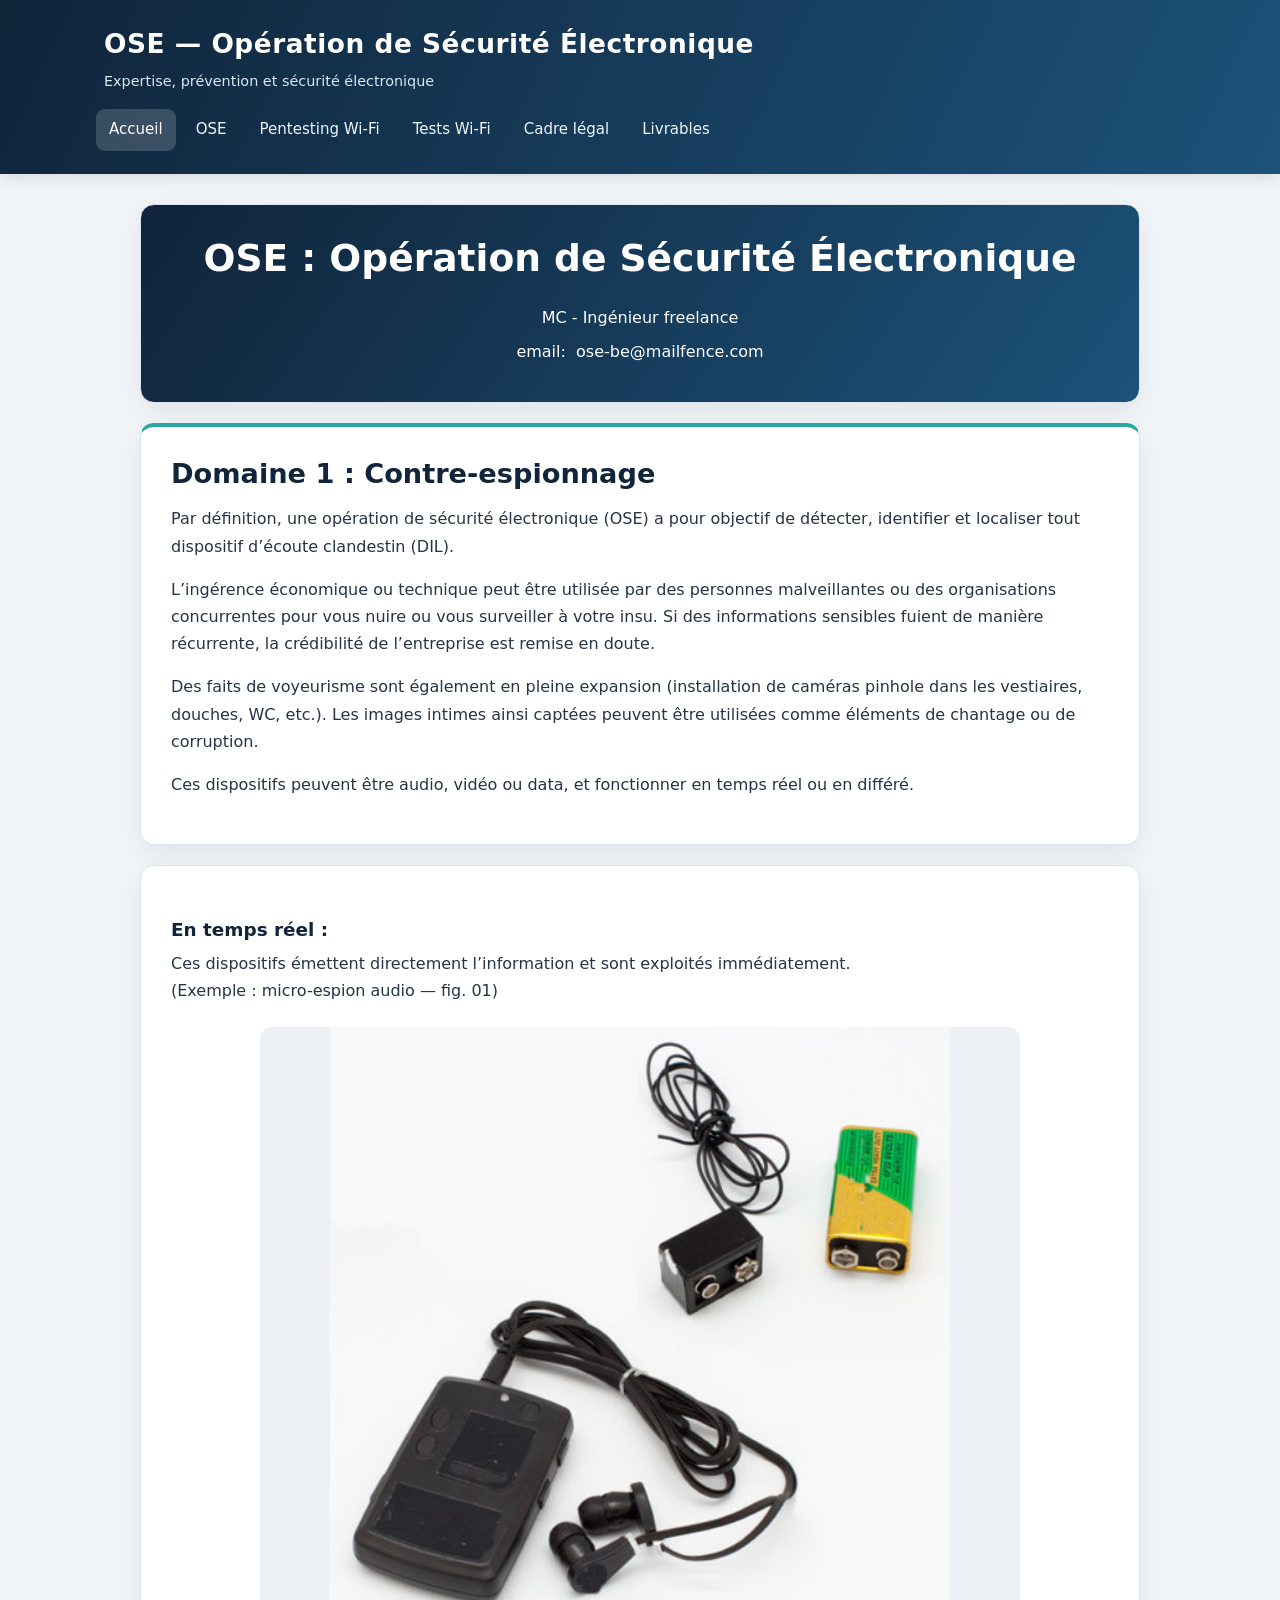
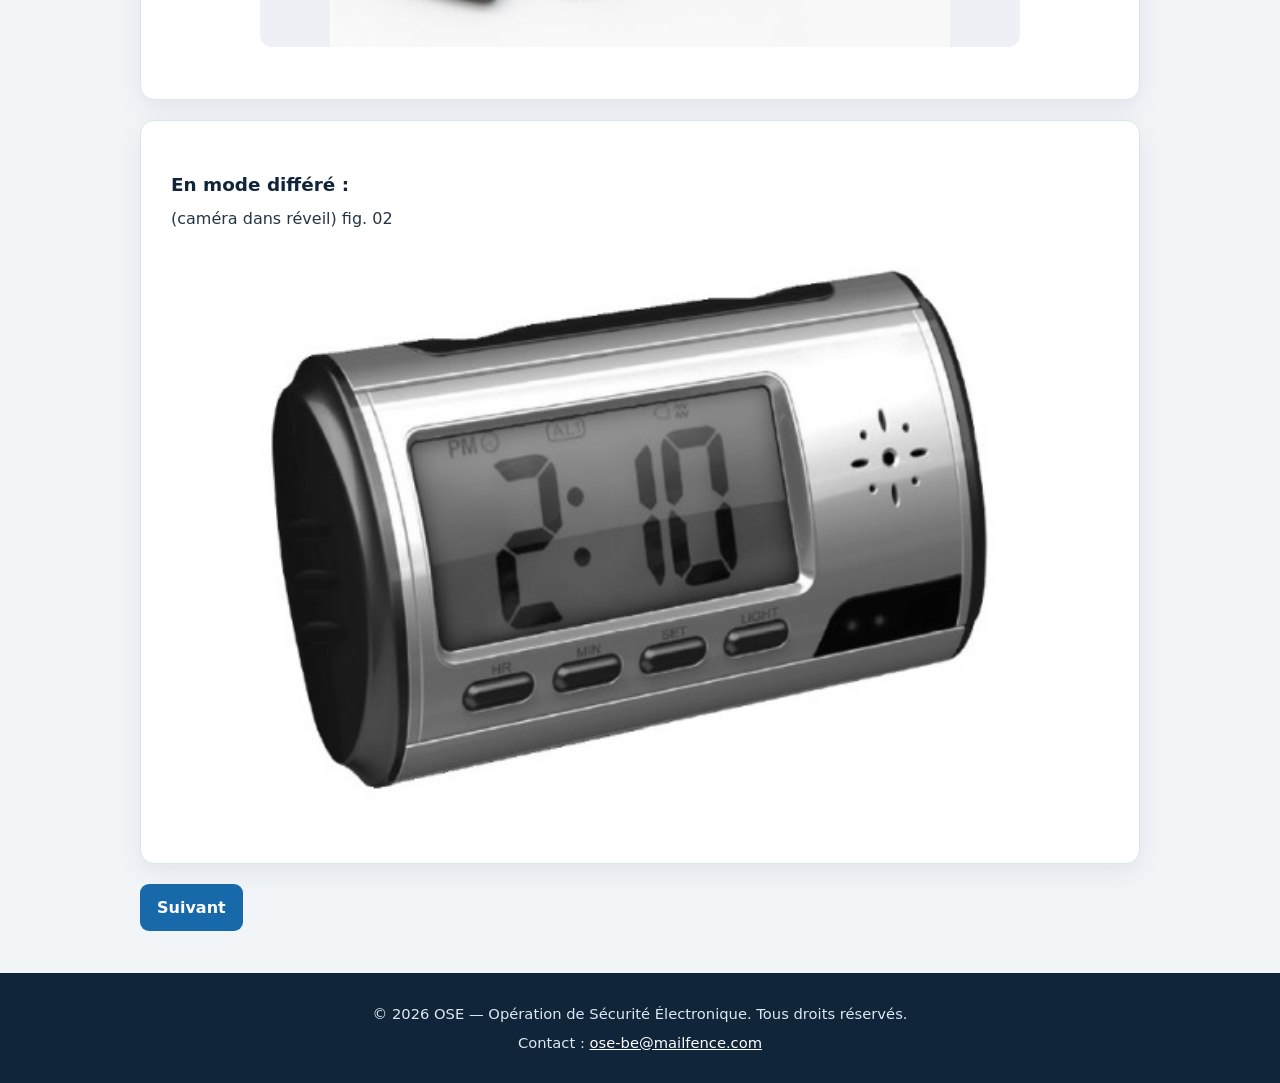
<file: index.html>
<!DOCTYPE html>
<html lang="fr">
<head>
    <meta charset="UTF-8">
    <meta name="viewport" content="width=device-width, initial-scale=1.0">
    <title>OSE — OSE : Opération de Sécurité Électronique</title>
    <link rel="stylesheet" href="style.css">
</head>
<body>
<header class="site-header">
  <div class="header-inner">
    <div class="site-title">OSE — Opération de Sécurité Électronique</div>
    <div class="site-subtitle">Expertise, prévention et sécurité électronique</div>
  </div>
  <nav class="site-nav" aria-label="Navigation principale"><ul><li><a href="index.html" aria-current="page">Accueil</a></li><li><a href="page2.html">OSE</a></li><li><a href="page6.html">Pentesting Wi-Fi</a></li><li><a href="page7.html">Tests Wi-Fi</a></li><li><a href="page9.html">Cadre légal</a></li><li><a href="page10.html">Livrables</a></li></ul></nav>
</header>
    <div class="container">
        <div class="content page1-intro">
            <h1>OSE : Opération de Sécurité Électronique</h1>
			<p> MC - Ingénieur freelance  <p>
			<p>   <p>
			<p> email:&nbsp; ose-be@mailfence.com <p>
			<p><p>
        </div>

        <div class="content page1-domains">
            <h2>Domaine 1 : Contre-espionnage</h2>
            <p>Par définition, une opération de sécurité électronique (OSE) a pour objectif de détecter, identifier et localiser tout dispositif d’écoute clandestin (DIL).</p>
            <p>L’ingérence économique ou technique peut être utilisée par des personnes malveillantes ou des organisations concurrentes pour vous nuire ou vous surveiller à votre insu. Si des informations sensibles fuient de manière récurrente, la crédibilité de l’entreprise est remise en doute.</p>
            <p>Des faits de voyeurisme sont également en pleine expansion (installation de caméras pinhole dans les vestiaires, douches, WC, etc.). Les images intimes ainsi captées peuvent être utilisées comme éléments de chantage ou de corruption.</p>
            <p>Ces dispositifs peuvent être audio, vidéo ou data, et fonctionner en temps réel ou en différé.</p>
        </div>

        <div class="content">
            <h3>En temps réel :</h3>
            <p>Ces dispositifs émettent directement l’information et sont exploités immédiatement.<br>
            (Exemple : micro-espion audio — fig. 01)</p>

            <div class="image-placeholder">
                  <!-- Espace pour image fig 01<br>  -->
                <!-- Remplacez 'fig01.jpg' par le nom réel de votre image -->
             <img src="images/fig01.jpg" alt="Micro-espion audio"> 
            </div>
        </div>

        <div class="content">
            <h3>En mode différé :</h3>
            <p>(caméra dans réveil) fig. 02</p>

            <div class="image-placeholder">
               <!-- Espace pour image fig 02<br> -->
                <!-- Remplacez 'fig02.jpg' par le nom réel de votre image -->
           <img src="images/fig02.jpg" alt="Caméra dans réveil">
            </div>
        </div>

        <!-- <div class="navigation"> -->
            <!-- Bouton Quitter -->
            <!-- <a href="#" onclick="window.close();" class="nav-button quit">Quitter</a> -->

            <!-- Bouton Suivant -->
            <a href="page2.html" class="nav-button">Suivant</a>
        </div>
    </div>
<footer class="site-footer">
  <p>&copy; 2026 OSE — Opération de Sécurité Électronique. Tous droits réservés.</p>
  <p>Contact : <a href="mailto:ose-be@mailfence.com">ose-be@mailfence.com</a></p>
</footer>
</body>
</html>
</file>
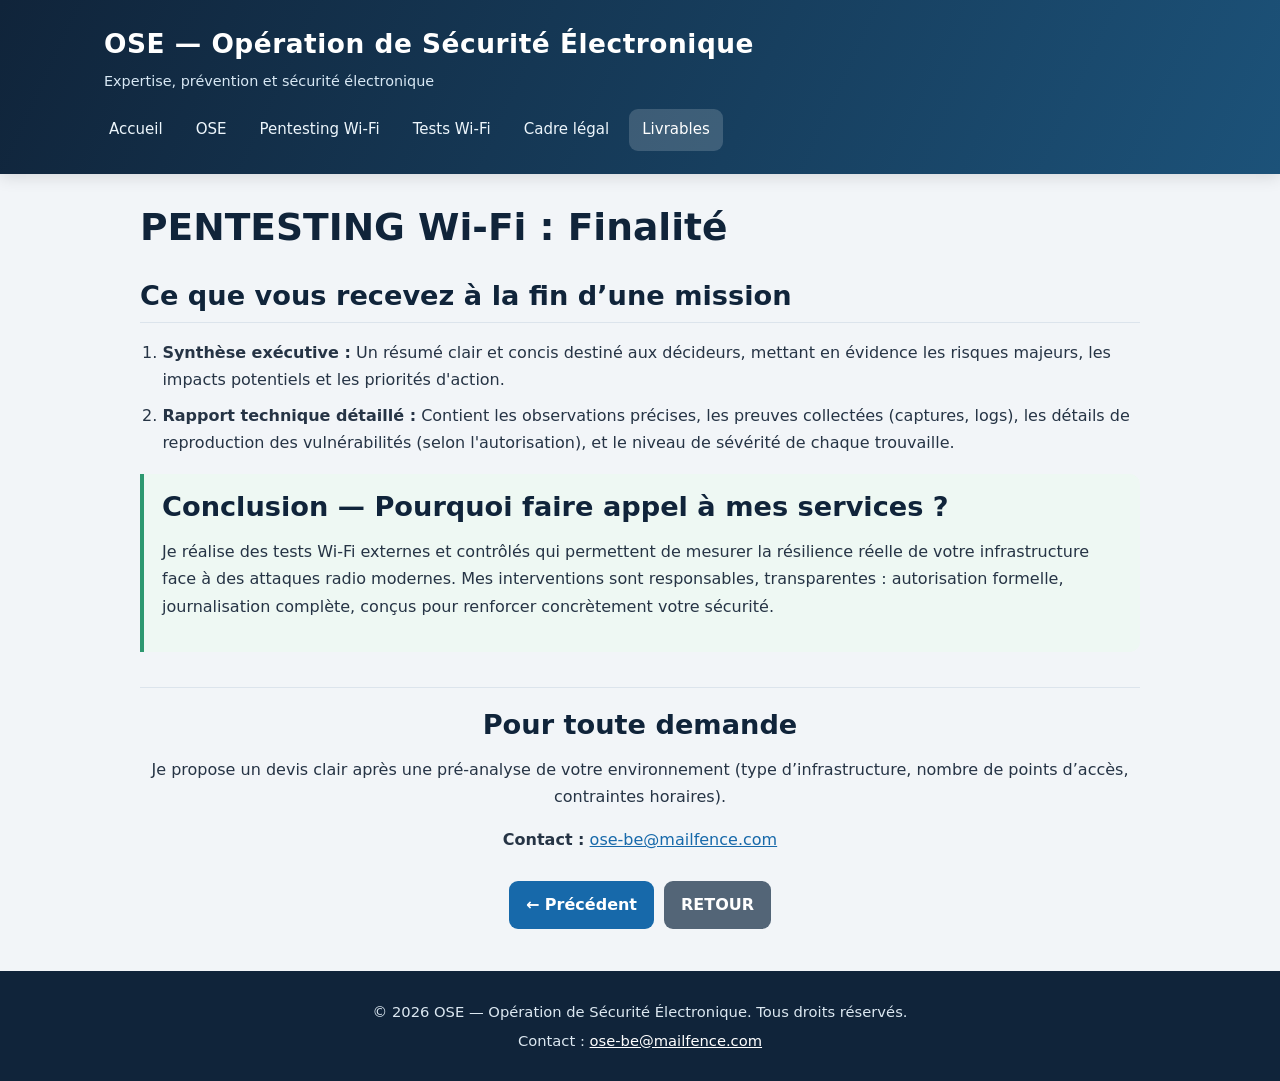
<file: page10.html>
<!DOCTYPE html>
<html lang="fr">
<head>
    <meta charset="UTF-8">
    <meta name="viewport" content="width=device-width, initial-scale=1.0">
    <title>OSE — PENTESTING Wi-Fi : Finalité</title>
    <link rel="stylesheet" href="style.css">
</head>
<body>
    <header class="site-header">
  <div class="header-inner">
    <div class="site-title">OSE — Opération de Sécurité Électronique</div>
    <div class="site-subtitle">Expertise, prévention et sécurité électronique</div>
  </div>
  <nav class="site-nav" aria-label="Navigation principale"><ul><li><a href="index.html">Accueil</a></li><li><a href="page2.html">OSE</a></li><li><a href="page6.html">Pentesting Wi-Fi</a></li><li><a href="page7.html">Tests Wi-Fi</a></li><li><a href="page9.html">Cadre légal</a></li><li><a href="page10.html" aria-current="page">Livrables</a></li></ul></nav>
</header>

    <main>
        <h1 class="page-title">PENTESTING Wi-Fi : Finalité </h1>

        <h2 class="section-title">Ce que vous recevez à la fin d’une mission</h2>
        <ol>
            <li>
                <strong>Synthèse exécutive :</strong>
                Un résumé clair et concis destiné aux décideurs, mettant en évidence les risques majeurs, les impacts potentiels et les priorités d'action.
            </li>
            <li>
                <strong>Rapport technique détaillé :</strong>
                Contient les observations précises, les preuves collectées (captures, logs), les détails de reproduction des vulnérabilités (selon l'autorisation), et le niveau de sévérité de chaque trouvaille.
            </li>
           
        </ol>

        <div class="conclusion-box">
            <h2>Conclusion — Pourquoi faire appel à mes services ?</h2>
            <p>Je réalise des tests Wi-Fi externes et contrôlés qui permettent de mesurer la résilience réelle de votre infrastructure face à des attaques radio modernes. Mes interventions sont responsables, transparentes : autorisation formelle, journalisation complète, conçus pour renforcer concrètement votre sécurité.</p>
        </div>

        <div class="contact-info">
            <h2>Pour toute demande</h2>
            <p>Je propose un devis clair après une pré-analyse de votre environnement (type d’infrastructure, nombre de points d’accès, contraintes horaires).</p>
            <p><strong>Contact :</strong> <a href="mailto:ose-be@mailfence.com">ose-be@mailfence.com</a></p>
        </div>

        <!-- Lien de navigation -->
        <div class="navigation-links">
            <!-- <a href="page9.html" class="prev-page">&laquo; Précédent</a> -->
			<!-- Bouton Précédent -->
			 <a href="page9.html" class="nav-button">&larr; Précédent</a>
			  <!-- Bouton RETOUR (modifié) -->
			<a href="index.html" class="nav-button quit">RETOUR</a>
            <!-- Pas de page suivante pour l'instant, fin de cette section -->
        </div>

    </main>

    <footer class="site-footer">
  <p>&copy; 2026 OSE — Opération de Sécurité Électronique. Tous droits réservés.</p>
  <p>Contact : <a href="mailto:ose-be@mailfence.com">ose-be@mailfence.com</a></p>
</footer>
</body>
</html>
</file>
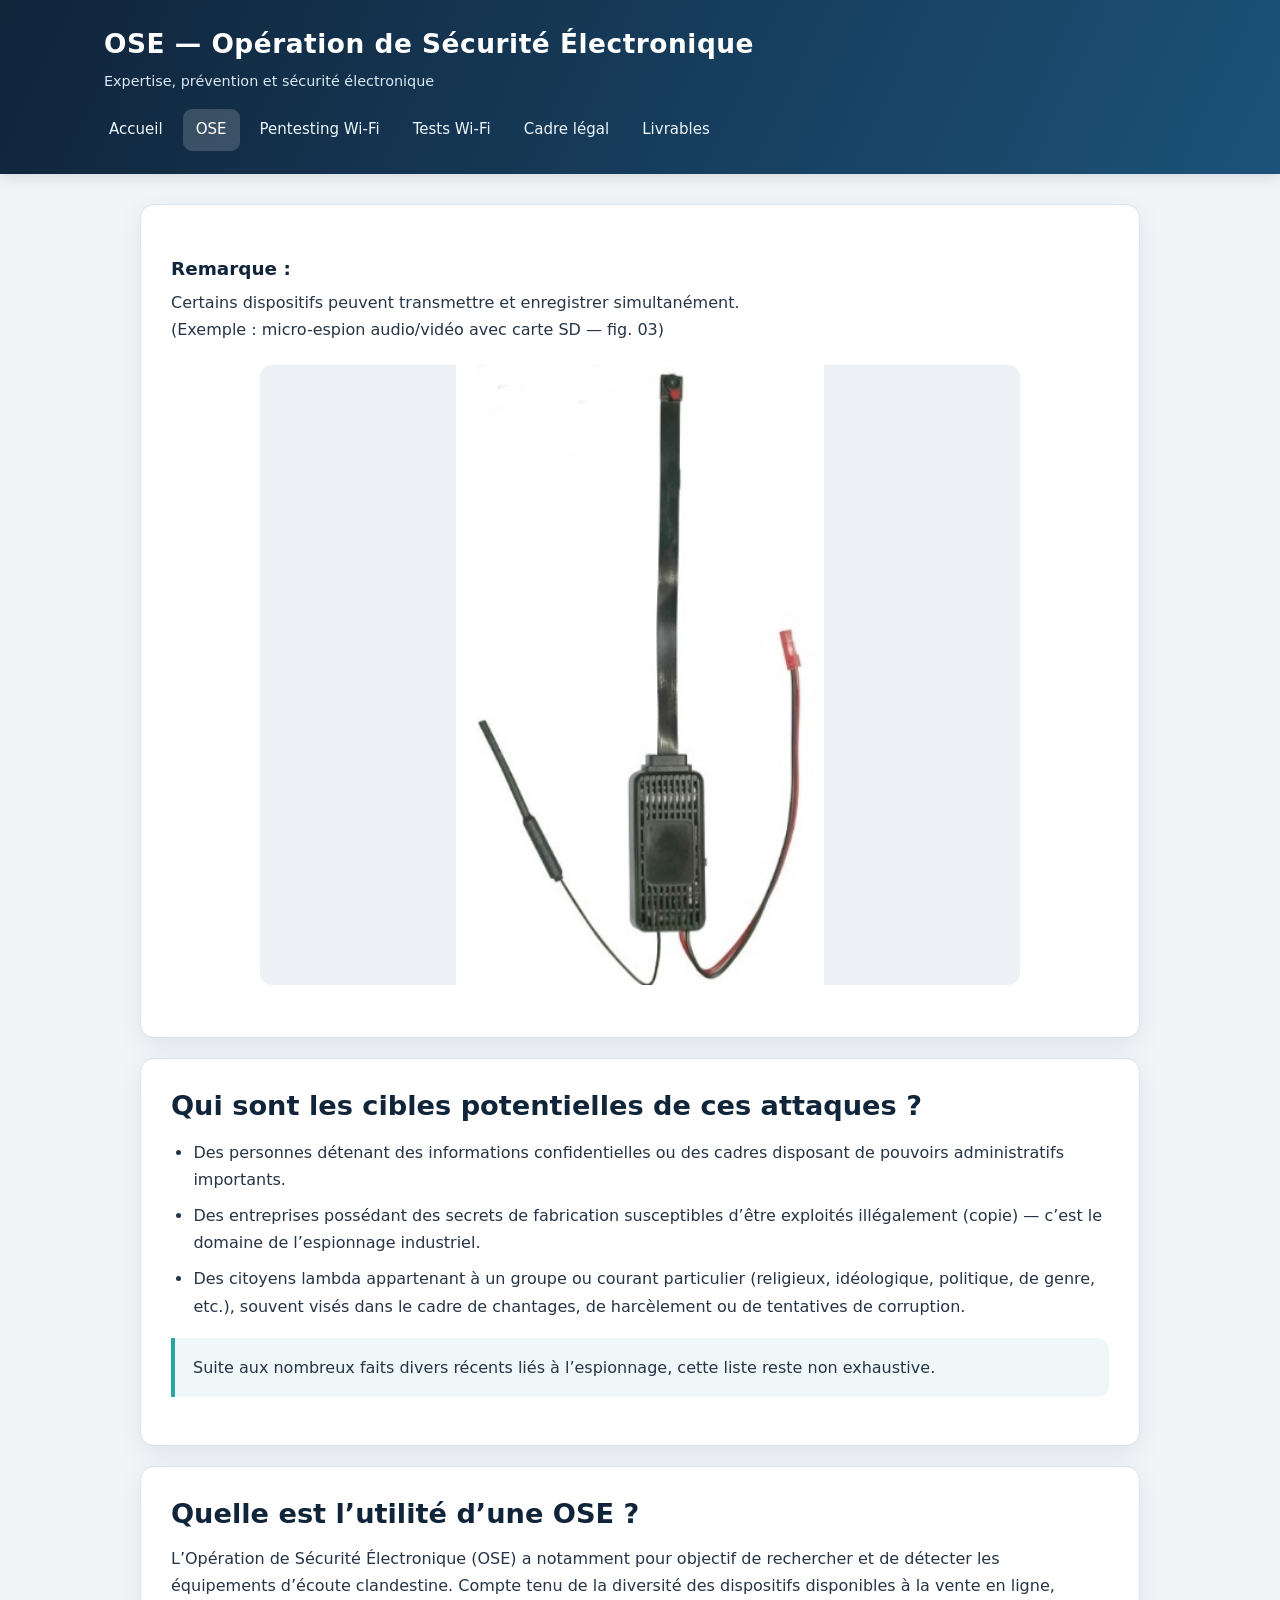
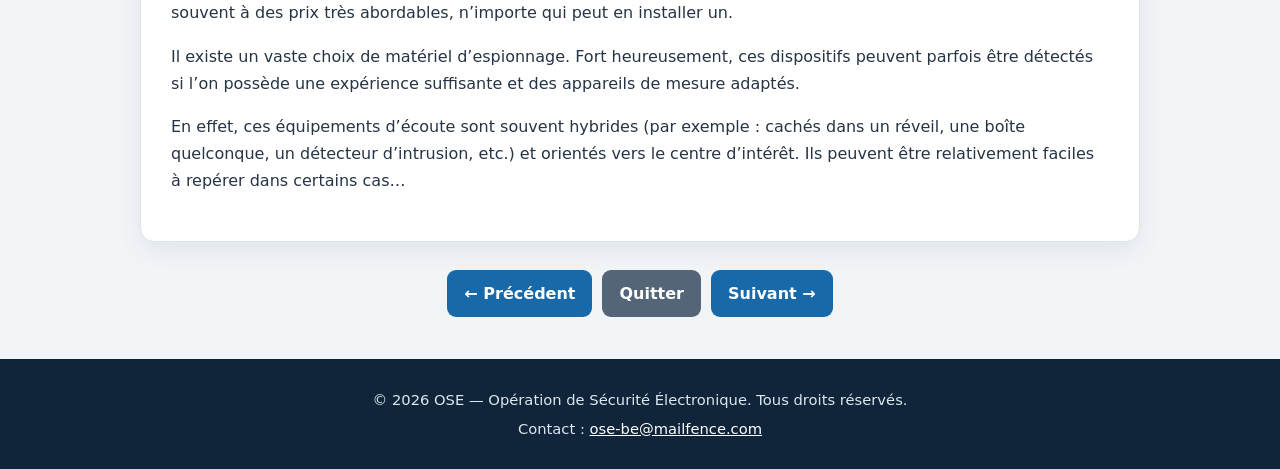
<file: page2.html>
<!DOCTYPE html>
<html lang="fr">
<head>
    <meta charset="UTF-8">
    <meta name="viewport" content="width=device-width, initial-scale=1.0">
    <title>OSE — Opération de Sécurité Électronique</title>
    <link rel="stylesheet" href="style.css">
</head>
<body>
<header class="site-header">
  <div class="header-inner">
    <div class="site-title">OSE — Opération de Sécurité Électronique</div>
    <div class="site-subtitle">Expertise, prévention et sécurité électronique</div>
  </div>
  <nav class="site-nav" aria-label="Navigation principale"><ul><li><a href="index.html">Accueil</a></li><li><a href="page2.html" aria-current="page">OSE</a></li><li><a href="page6.html">Pentesting Wi-Fi</a></li><li><a href="page7.html">Tests Wi-Fi</a></li><li><a href="page9.html">Cadre légal</a></li><li><a href="page10.html">Livrables</a></li></ul></nav>
</header>
    <div class="container">
        <div class="content">
            <h3>Remarque :</h3>
            <p>Certains dispositifs peuvent transmettre et enregistrer simultanément.<br>
            (Exemple : micro-espion audio/vidéo avec carte SD — fig. 03)</p>

            <div class="image-placeholder">
                 <!--  Espace pour image fig 03<br> -->
            <img src="images/fig03.jpg" alt="Micro-espion audio/vidéo avec carte SD"> 
            </div>
        </div>

        <div class="content">
            <h2>Qui sont les cibles potentielles de ces attaques ?</h2>
            <ul>
                <li>Des personnes détenant des informations confidentielles ou des cadres disposant de pouvoirs administratifs importants.</li>
                <li>Des entreprises possédant des secrets de fabrication susceptibles d’être exploités illégalement (copie) — c’est le domaine de l’espionnage industriel.</li>
                <li>Des citoyens lambda appartenant à un groupe ou courant particulier (religieux, idéologique, politique, de genre, etc.), souvent visés dans le cadre de chantages, de harcèlement ou de tentatives de corruption.</li>
            </ul>
            <blockquote>
                Suite aux nombreux faits divers récents liés à l’espionnage, cette liste reste non exhaustive.
            </blockquote>
        </div>

        <div class="content">
            <h2>Quelle est l’utilité d’une OSE ?</h2>
            <p>L’Opération de Sécurité Électronique (OSE) a notamment pour objectif de rechercher et de détecter les équipements d’écoute clandestine. Compte tenu de la diversité des dispositifs disponibles à la vente en ligne, souvent à des prix très abordables, n’importe qui peut en installer un.</p>
            <p>Il existe un vaste choix de matériel d’espionnage. Fort heureusement, ces dispositifs peuvent parfois être détectés si l’on possède une expérience suffisante et des appareils de mesure adaptés.</p>
            <p>En effet, ces équipements d’écoute sont souvent hybrides (par exemple : cachés dans un réveil, une boîte quelconque, un détecteur d’intrusion, etc.) et orientés vers le centre d’intérêt. Ils peuvent être relativement faciles à repérer dans certains cas…</p>
        </div>
 <div class="navigation">
            <!-- Bouton Précédent -->
            <a href="index.html" class="nav-button">&larr; Précédent</a>

            <!-- Bouton Quitter (modifié) -->
            <a href="index.html" class="nav-button quit">Quitter</a>

            <!-- Bouton Suivant -->
            <a href="page3.html" class="nav-button">Suivant &rarr;</a>
        </div>

        
    </div>
<footer class="site-footer">
  <p>&copy; 2026 OSE — Opération de Sécurité Électronique. Tous droits réservés.</p>
  <p>Contact : <a href="mailto:ose-be@mailfence.com">ose-be@mailfence.com</a></p>
</footer>
</body>
</html>
</file>
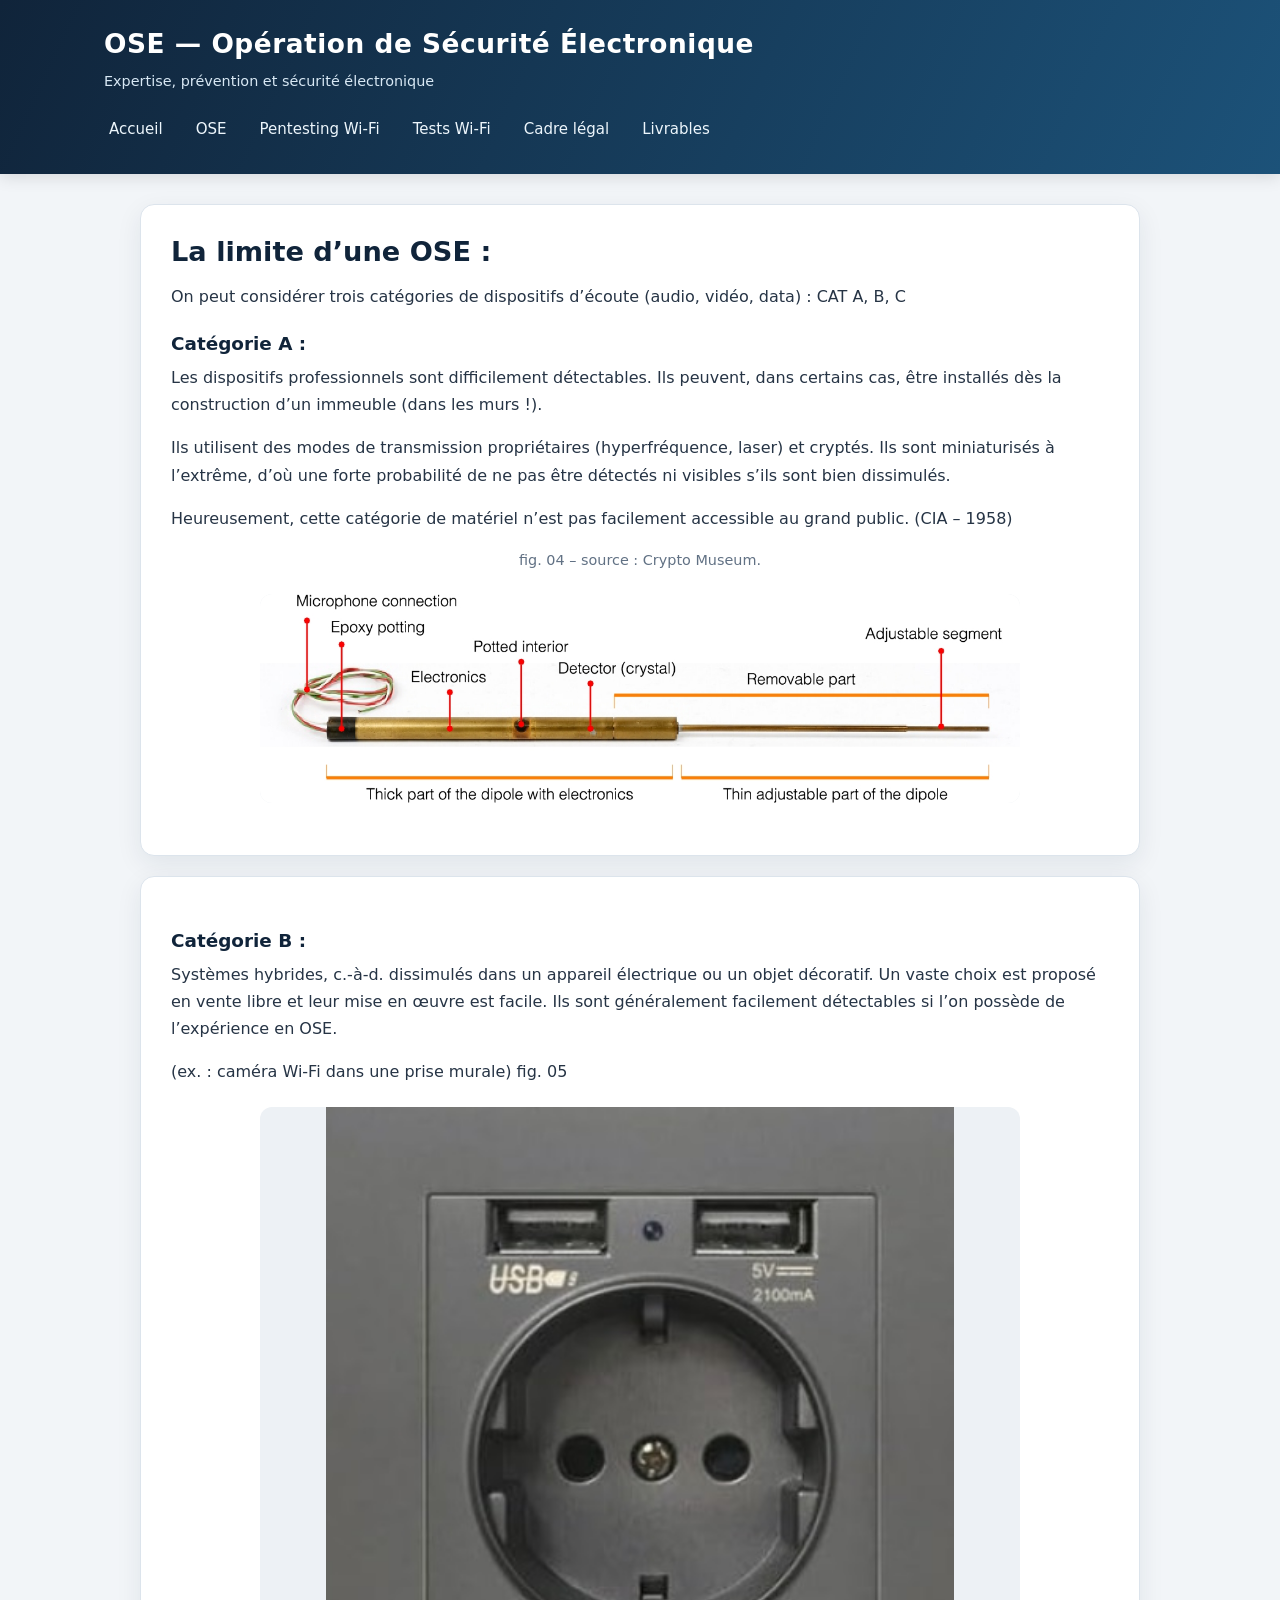
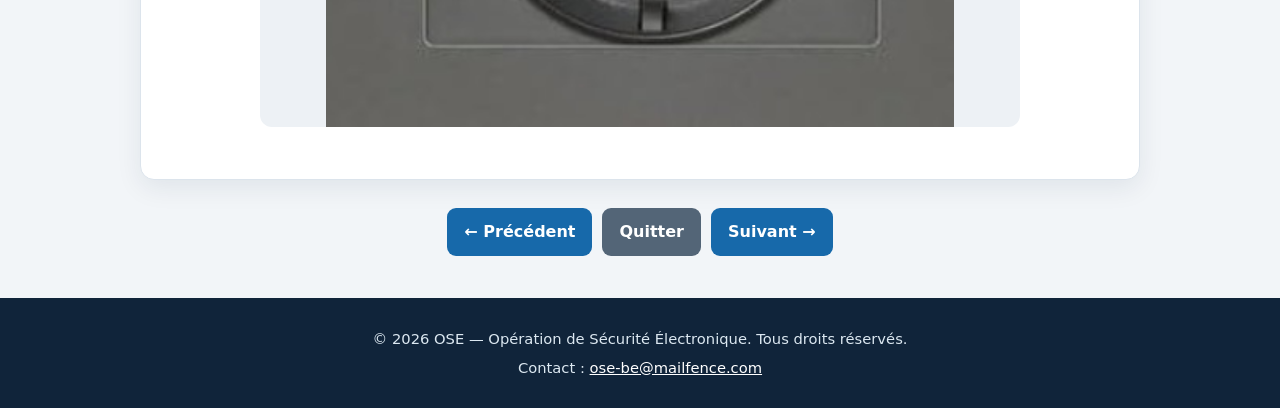
<file: page3.html>
<!DOCTYPE html>
<html lang="fr">
<head>
    <meta charset="UTF-8">
    <meta name="viewport" content="width=device-width, initial-scale=1.0">
    <title>OSE — Opération de Sécurité Électronique</title>
    <link rel="stylesheet" href="style.css">
</head>
<body>
<header class="site-header">
  <div class="header-inner">
    <div class="site-title">OSE — Opération de Sécurité Électronique</div>
    <div class="site-subtitle">Expertise, prévention et sécurité électronique</div>
  </div>
  <nav class="site-nav" aria-label="Navigation principale"><ul><li><a href="index.html">Accueil</a></li><li><a href="page2.html">OSE</a></li><li><a href="page6.html">Pentesting Wi-Fi</a></li><li><a href="page7.html">Tests Wi-Fi</a></li><li><a href="page9.html">Cadre légal</a></li><li><a href="page10.html">Livrables</a></li></ul></nav>
</header>
    <div class="container">
        <div class="content">
            <h2>La limite d’une OSE :</h2>
            <p>On peut considérer trois catégories de dispositifs d’écoute (audio, vidéo, data) : CAT A, B, C</p>

            <h3>Catégorie A :</h3>
            <p>Les dispositifs professionnels sont difficilement détectables. Ils peuvent, dans certains cas, être installés dès la construction d’un immeuble (dans les murs !).</p>
            <p>Ils utilisent des modes de transmission propriétaires (hyperfréquence, laser) et cryptés. Ils sont miniaturisés à l’extrême, d’où une forte probabilité de ne pas être détectés ni visibles s’ils sont bien dissimulés.</p>
            <p>Heureusement, cette catégorie de matériel n’est pas facilement accessible au grand public. (CIA – 1958)</p>
            <p class="source-info">fig. 04 – source : Crypto Museum.</p>

            <div class="image-placeholder">
                 <!--  Espace pour image fig 04<br> -->
               <img src="images/fig04.jpg" alt="Dispositif Catégorie A"> 
            </div>
        </div>

        <div class="content">
            <h3>Catégorie B :</h3>
            <p>Systèmes hybrides, c.-à-d. dissimulés dans un appareil électrique ou un objet décoratif. Un vaste choix est proposé en vente libre et leur mise en œuvre est facile. Ils sont généralement facilement détectables si l’on possède de l’expérience en OSE.</p>
            <p>(ex. : caméra Wi-Fi dans une prise murale) fig. 05</p>

            <div class="image-placeholder">
                 <!-- Espace pour image fig 05<br> -->
           <img src="images/fig05.jpg" alt="Caméra Wi-Fi dans prise murale (Catégorie B)"> 
            </div>
        </div>
 <div class="navigation">
            <!-- Bouton Précédent -->
            <a href="index.html" class="nav-button">&larr; Précédent</a>

            <!-- Bouton Quitter (modifié) -->
            <a href="index.html" class="nav-button quit">Quitter</a>

            <!-- Bouton Suivant -->
            <a href="page4.html" class="nav-button">Suivant &rarr;</a>
        </div>

       
    </div>
<footer class="site-footer">
  <p>&copy; 2026 OSE — Opération de Sécurité Électronique. Tous droits réservés.</p>
  <p>Contact : <a href="mailto:ose-be@mailfence.com">ose-be@mailfence.com</a></p>
</footer>
</body>
</html>
</file>
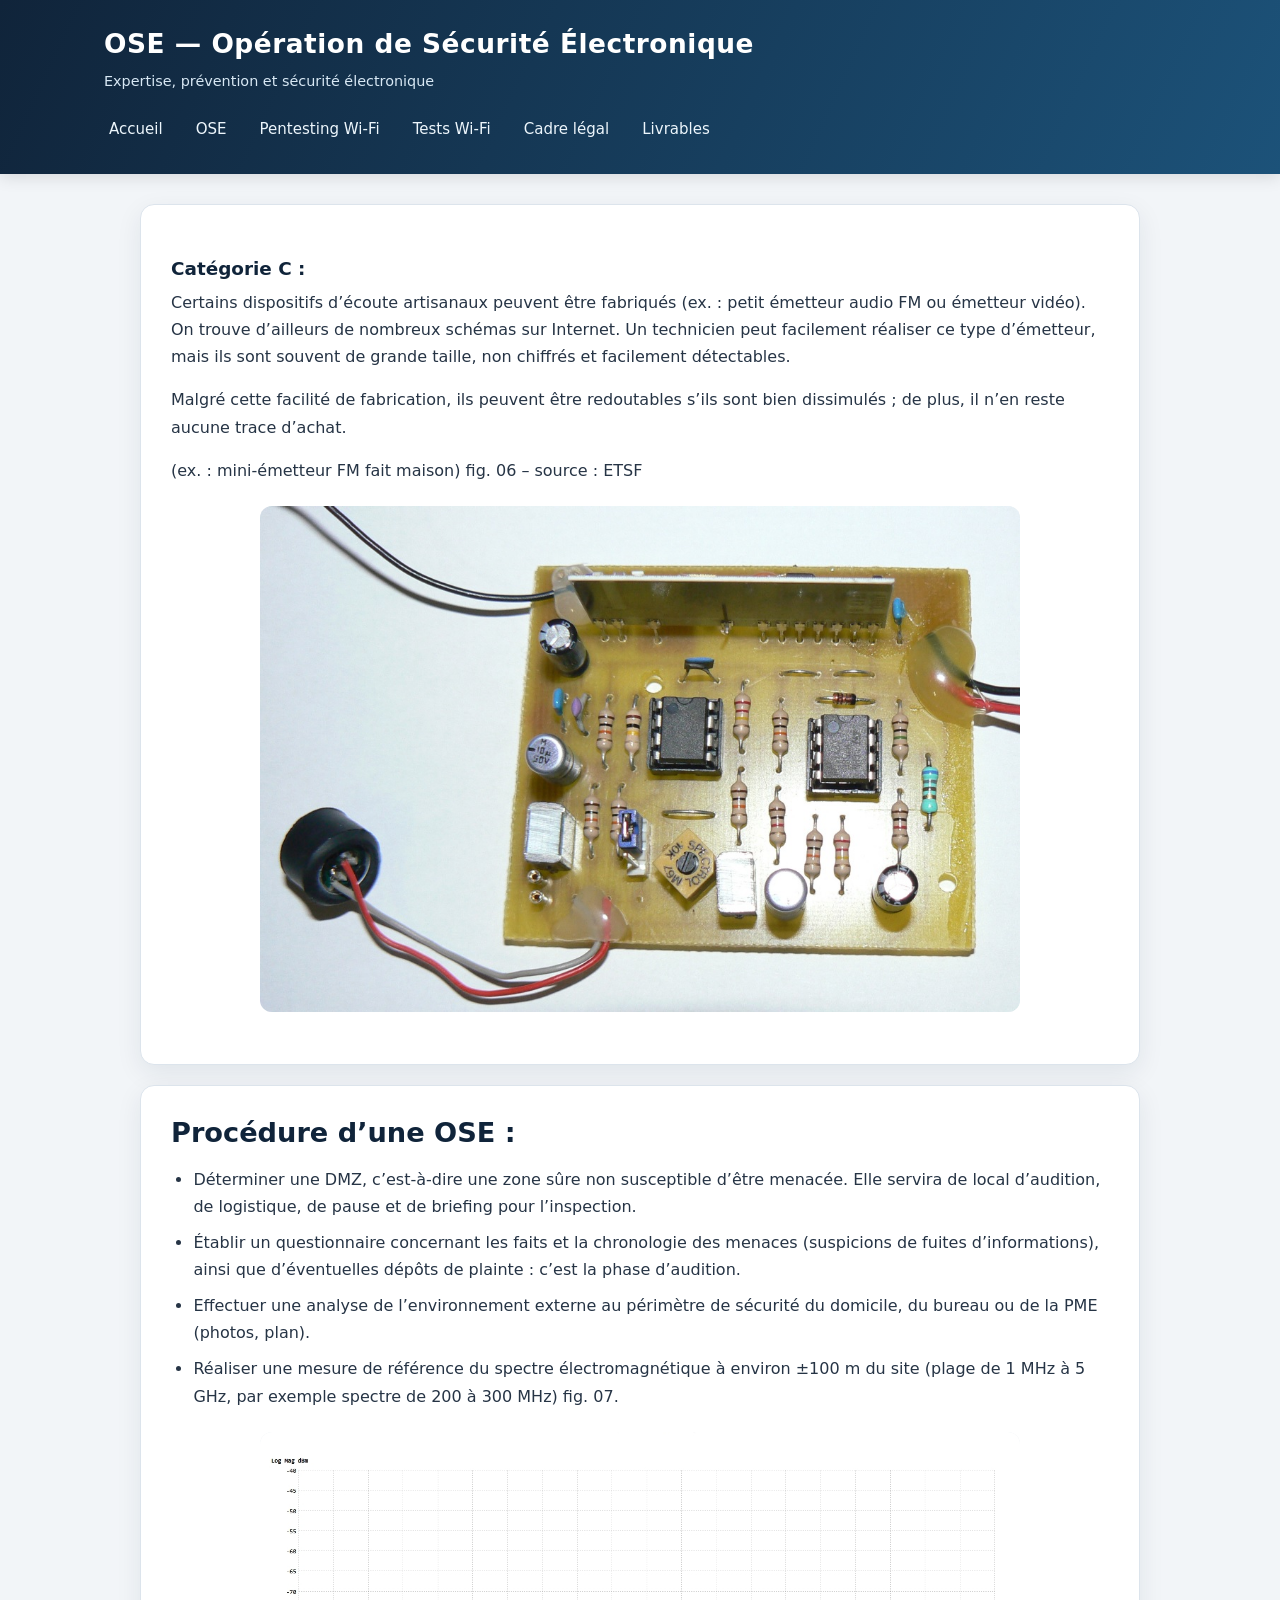
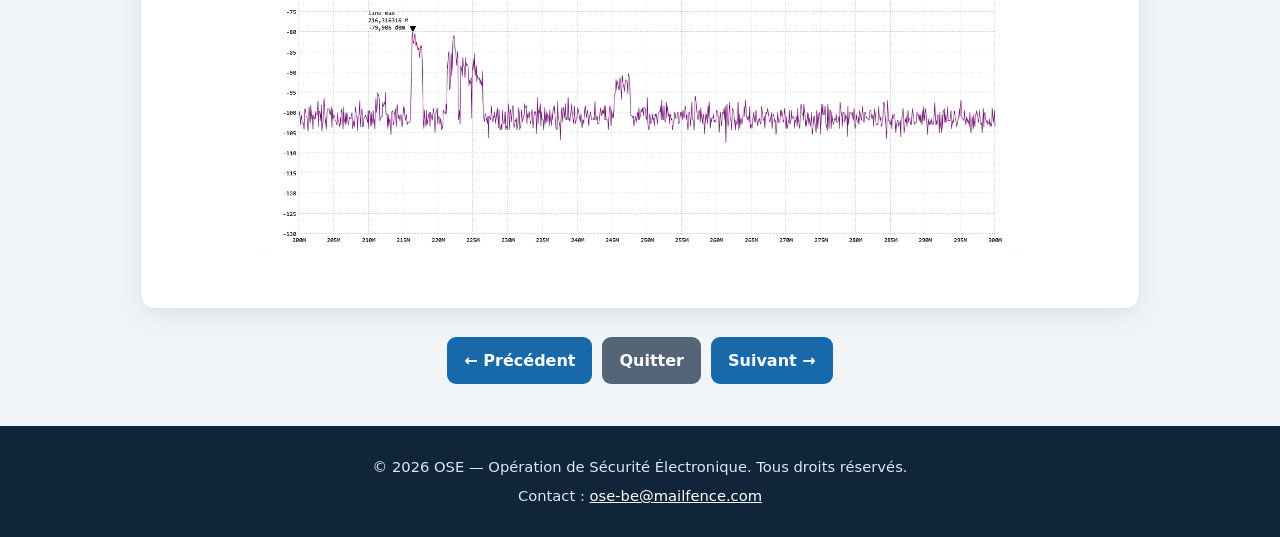
<file: page4.html>
<!DOCTYPE html>
<html lang="fr">
<head>
    <meta charset="UTF-8">
    <meta name="viewport" content="width=device-width, initial-scale=1.0">
    <title>OSE — Opération de Sécurité Électronique</title>
    <link rel="stylesheet" href="style.css">
</head>
<body>
<header class="site-header">
  <div class="header-inner">
    <div class="site-title">OSE — Opération de Sécurité Électronique</div>
    <div class="site-subtitle">Expertise, prévention et sécurité électronique</div>
  </div>
  <nav class="site-nav" aria-label="Navigation principale"><ul><li><a href="index.html">Accueil</a></li><li><a href="page2.html">OSE</a></li><li><a href="page6.html">Pentesting Wi-Fi</a></li><li><a href="page7.html">Tests Wi-Fi</a></li><li><a href="page9.html">Cadre légal</a></li><li><a href="page10.html">Livrables</a></li></ul></nav>
</header>
    <div class="container">
        <div class="content">
            <h3>Catégorie C :</h3>
            <p>Certains dispositifs d’écoute artisanaux peuvent être fabriqués (ex. : petit émetteur audio FM ou émetteur vidéo). On trouve d’ailleurs de nombreux schémas sur Internet. Un technicien peut facilement réaliser ce type d’émetteur, mais ils sont souvent de grande taille, non chiffrés et facilement détectables.</p>
            <p>Malgré cette facilité de fabrication, ils peuvent être redoutables s’ils sont bien dissimulés ; de plus, il n’en reste aucune trace d’achat.</p>
            <p>(ex. : mini-émetteur FM fait maison) fig. 06 – source : ETSF</p>

            <div class="image-placeholder"> 
                <!-- Espace pour image fig 06<br> -->
                 <img src="images/fig06.jpg" alt="Mini-émetteur FM fait maison (Catégorie C)"> 
            </div>
        </div>

        <div class="content">
            <h2>Procédure d’une OSE :</h2>
            <ul>
                <li>Déterminer une DMZ, c’est-à-dire une zone sûre non susceptible d’être menacée. Elle servira de local d’audition, de logistique, de pause et de briefing pour l’inspection.</li>
                <li>Établir un questionnaire concernant les faits et la chronologie des menaces (suspicions de fuites d’informations), ainsi que d’éventuelles dépôts de plainte : c’est la phase d’audition.</li>
                <li>Effectuer une analyse de l’environnement externe au périmètre de sécurité du domicile, du bureau ou de la PME (photos, plan).</li>
                <li>Réaliser une mesure de référence du spectre électromagnétique à environ ±100 m du site (plage de 1 MHz à 5 GHz, par exemple spectre de 200 à 300 MHz) fig. 07.</li>
            </ul>

            <div class="image-placeholder">
               <!--  Espace pour image fig 07<br> -->
                 <img src="images/fig07.jpg" alt="Mesure du spectre électromagnétique"> 
            </div>
        </div>

        <div class="navigation">
            <!-- Bouton Précédent -->
            <a href="index.html" class="nav-button">&larr; Précédent</a>

            <!-- Bouton Quitter (modifié) -->
            <a href="index.html" class="nav-button quit">Quitter</a>

            <!-- Bouton Suivant -->
            <a href="page5.html" class="nav-button">Suivant &rarr;</a>
        </div>

    </div>
<footer class="site-footer">
  <p>&copy; 2026 OSE — Opération de Sécurité Électronique. Tous droits réservés.</p>
  <p>Contact : <a href="mailto:ose-be@mailfence.com">ose-be@mailfence.com</a></p>
</footer>
</body>
</html>
</file>
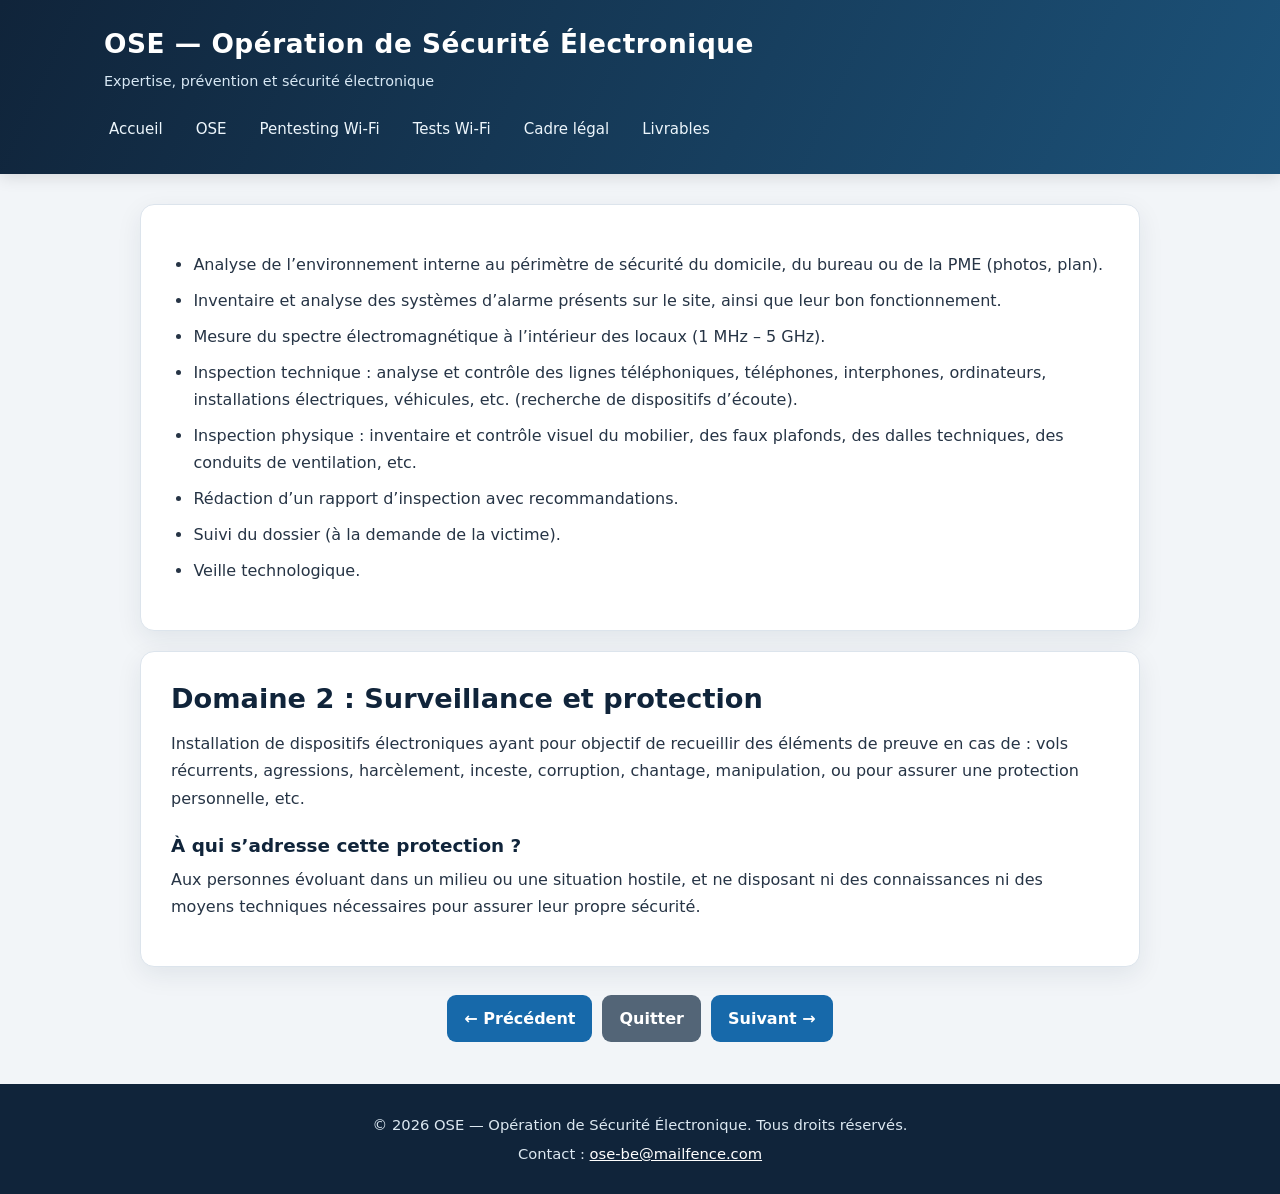
<file: page5.html>
<!DOCTYPE html>
<html lang="fr">
<head>
    <meta charset="UTF-8">
    <meta name="viewport" content="width=device-width, initial-scale=1.0">
    <title>OSE — Opération de Sécurité Électronique</title>
    <link rel="stylesheet" href="style.css">
</head>
<body>
<header class="site-header">
  <div class="header-inner">
    <div class="site-title">OSE — Opération de Sécurité Électronique</div>
    <div class="site-subtitle">Expertise, prévention et sécurité électronique</div>
  </div>
  <nav class="site-nav" aria-label="Navigation principale"><ul><li><a href="index.html">Accueil</a></li><li><a href="page2.html">OSE</a></li><li><a href="page6.html">Pentesting Wi-Fi</a></li><li><a href="page7.html">Tests Wi-Fi</a></li><li><a href="page9.html">Cadre légal</a></li><li><a href="page10.html">Livrables</a></li></ul></nav>
</header>
    <div class="container">
        <div class="content">
            <ul>
                <li>Analyse de l’environnement interne au périmètre de sécurité du domicile, du bureau ou de la PME (photos, plan).</li>
                <li>Inventaire et analyse des systèmes d’alarme présents sur le site, ainsi que leur bon fonctionnement.</li>
                <li>Mesure du spectre électromagnétique à l’intérieur des locaux (1 MHz – 5 GHz).</li>
                <li>Inspection technique : analyse et contrôle des lignes téléphoniques, téléphones, interphones, ordinateurs, installations électriques, véhicules, etc. (recherche de dispositifs d’écoute).</li>
                <li>Inspection physique : inventaire et contrôle visuel du mobilier, des faux plafonds, des dalles techniques, des conduits de ventilation, etc.</li>
                <li>Rédaction d’un rapport d’inspection avec recommandations.</li>
                <li>Suivi du dossier (à la demande de la victime).</li>
                <li>Veille technologique.</li>
            </ul>
        </div>

        <div class="content">
            <h2>Domaine 2 : Surveillance et protection</h2>
            <p>Installation de dispositifs électroniques ayant pour objectif de recueillir des éléments de preuve en cas de : vols récurrents, agressions, harcèlement, inceste, corruption, chantage, manipulation, ou pour assurer une protection personnelle, etc.</p>

            <h3>À qui s’adresse cette protection ?</h3>
            <p>Aux personnes évoluant dans un milieu ou une situation hostile, et ne disposant ni des connaissances ni des moyens techniques nécessaires pour assurer leur propre sécurité.</p>
        </div>

         <div class="navigation">
            <!-- Bouton Précédent -->
            <a href="index.html" class="nav-button">&larr; Précédent</a>

            <!-- Bouton Quitter (modifié) -->
            <a href="index.html" class="nav-button quit">Quitter</a>

            <!-- Bouton Suivant -->
           <a href="page6.html" class="nav-button">Suivant &rarr;</a> 
        </div>

    </div>
<footer class="site-footer">
  <p>&copy; 2026 OSE — Opération de Sécurité Électronique. Tous droits réservés.</p>
  <p>Contact : <a href="mailto:ose-be@mailfence.com">ose-be@mailfence.com</a></p>
</footer>
</body>
</html>
</file>
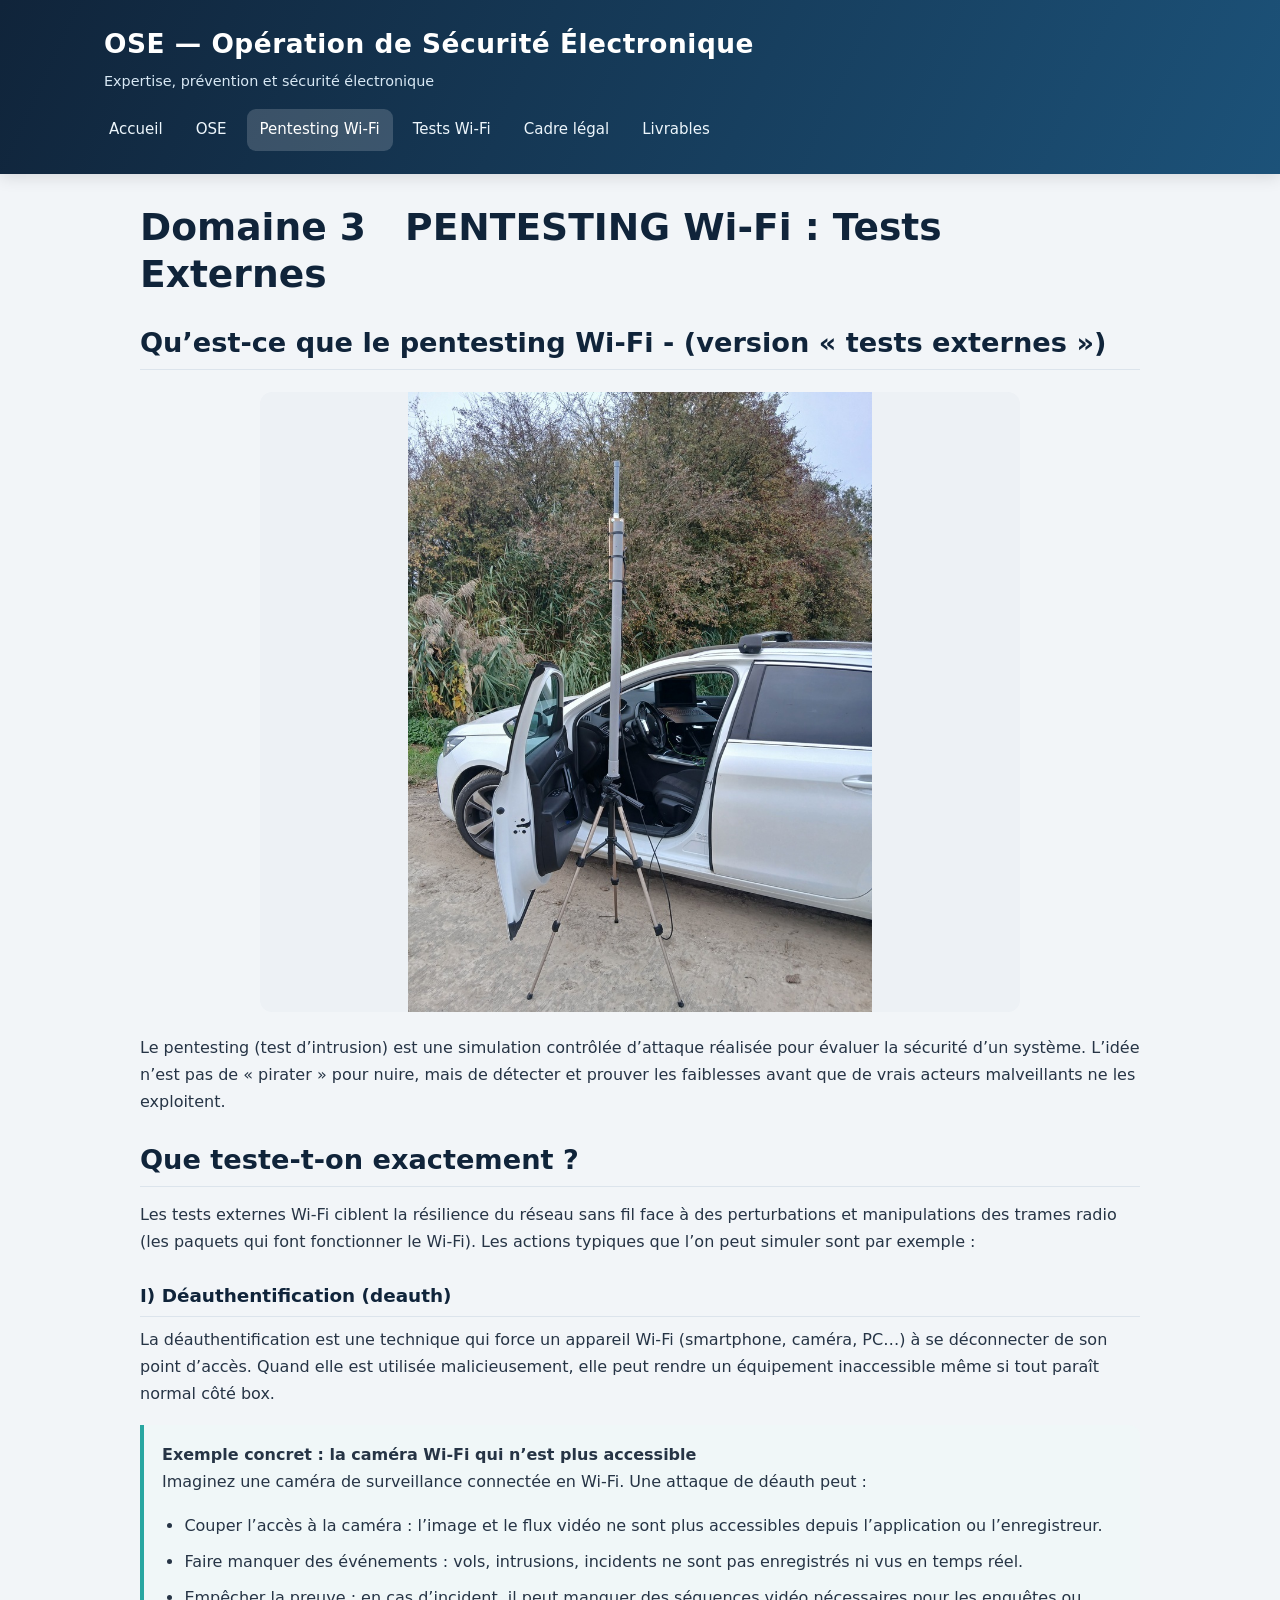
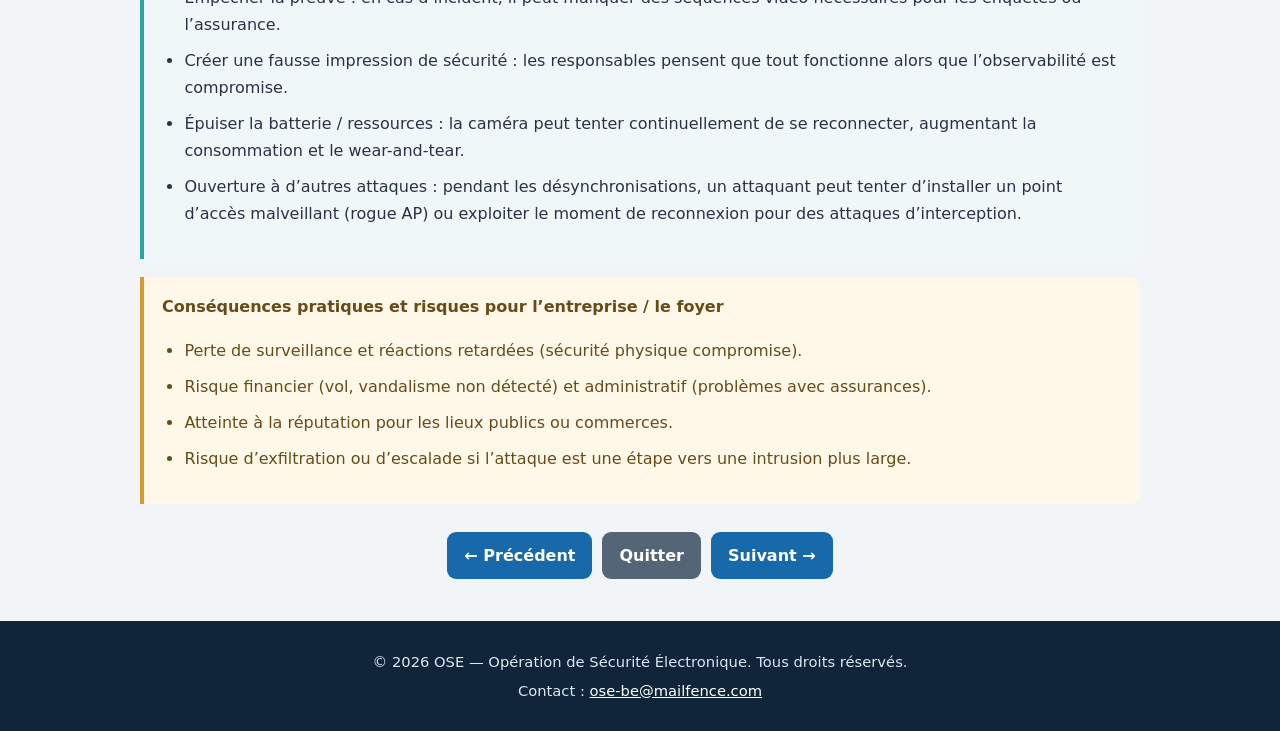
<file: page6.html>
<!DOCTYPE html>
<html lang="fr">
<head>
    <meta charset="UTF-8">
    <meta name="viewport" content="width=device-width, initial-scale=1.0">
    <title>OSE — Domaine 3 &nbsp; PENTESTING Wi-Fi : Tests Externes</title>
    <link rel="stylesheet" href="style.css"> <!-- Assurez-vous que ce fichier CSS existe et est correctement lié -->
</head>
<body>
    <header class="site-header">
  <div class="header-inner">
    <div class="site-title">OSE — Opération de Sécurité Électronique</div>
    <div class="site-subtitle">Expertise, prévention et sécurité électronique</div>
  </div>
  <nav class="site-nav" aria-label="Navigation principale"><ul><li><a href="index.html">Accueil</a></li><li><a href="page2.html">OSE</a></li><li><a href="page6.html" aria-current="page">Pentesting Wi-Fi</a></li><li><a href="page7.html">Tests Wi-Fi</a></li><li><a href="page9.html">Cadre légal</a></li><li><a href="page10.html">Livrables</a></li></ul></nav>
</header>

    <main>
        <h1 class="page-title"> Domaine 3 &nbsp; PENTESTING Wi-Fi : Tests Externes</h1>

        <h2 class="section-title">Qu’est-ce que le pentesting Wi-Fi - (version « tests externes »)</h2>

        <!-- Placeholder pour l'image fig13.jpeg -->
        <div class="image-placeholder">
       <img src="images/fig13.jpg" alt="Illustration du Pentesting Wi-Fi"> 
        </div>

        <p>Le pentesting (test d’intrusion) est une simulation contrôlée d’attaque réalisée pour évaluer la sécurité d’un système. L’idée n’est pas de « pirater » pour nuire, mais de détecter et prouver les faiblesses avant que de vrais acteurs malveillants ne les exploitent.</p>

        <h2 class="section-title">Que teste-t-on exactement ?</h2>
        <p>Les tests externes Wi-Fi ciblent la résilience du réseau sans fil face à des perturbations et manipulations des trames radio (les paquets qui font fonctionner le Wi-Fi). Les actions typiques que l’on peut simuler sont par exemple :</p>

        <h3 class="section-title">I) Déauthentification (deauth)</h3>
        <p>La déauthentification est une technique qui force un appareil Wi-Fi (smartphone, caméra, PC…) à se déconnecter de son point d’accès. Quand elle est utilisée malicieusement, elle peut rendre un équipement inaccessible même si tout paraît normal côté box.</p>

        <div class="example-box">
            <strong>Exemple concret : la caméra Wi-Fi qui n’est plus accessible</strong><br>
            Imaginez une caméra de surveillance connectée en Wi-Fi. Une attaque de déauth peut :
            <ul>
                <li>Couper l’accès à la caméra : l’image et le flux vidéo ne sont plus accessibles depuis l’application ou l’enregistreur.</li>
                <li>Faire manquer des événements : vols, intrusions, incidents ne sont pas enregistrés ni vus en temps réel.</li>
                <li>Empêcher la preuve : en cas d’incident, il peut manquer des séquences vidéo nécessaires pour les enquêtes ou l’assurance.</li>
                <li>Créer une fausse impression de sécurité : les responsables pensent que tout fonctionne alors que l’observabilité est compromise.</li>
                <li>Épuiser la batterie / ressources : la caméra peut tenter continuellement de se reconnecter, augmentant la consommation et le wear-and-tear.</li>
                <li>Ouverture à d’autres attaques : pendant les désynchronisations, un attaquant peut tenter d’installer un point d’accès malveillant (rogue AP) ou exploiter le moment de reconnexion pour des attaques d’interception.</li>
            </ul>
        </div>

        <div class="risk-box">
            <strong>Conséquences pratiques et risques pour l’entreprise / le foyer</strong>
            <ul>
                <li>Perte de surveillance et réactions retardées (sécurité physique compromise).</li>
                <li>Risque financier (vol, vandalisme non détecté) et administratif (problèmes avec assurances).</li>
                <li>Atteinte à la réputation pour les lieux publics ou commerces.</li>
                <li>Risque d’exfiltration ou d’escalade si l’attaque est une étape vers une intrusion plus large.</li>
            </ul>
        </div>

        <!-- Lien de navigation -->
        <div class="navigation-links">
           <!--  <a href="page5.html" class="prev-page">&laquo; Précédent</a> -->
            <!-- <a href="page7.html" class="next-page">Suivant &raquo;</a> -->
			<!-- Bouton Précédent -->
            <a href="page5.html" class="nav-button">&larr; Précédent</a>

            <!-- Bouton Quitter (modifié) -->
            <a href="index.html" class="nav-button quit">Quitter</a>

            <!-- Bouton Suivant -->
            <a href="page7.html" class="nav-button">Suivant &rarr;</a>
        </div>

    </main>

    <footer class="site-footer">
  <p>&copy; 2026 OSE — Opération de Sécurité Électronique. Tous droits réservés.</p>
  <p>Contact : <a href="mailto:ose-be@mailfence.com">ose-be@mailfence.com</a></p>
</footer>
</body>
</html>
</file>
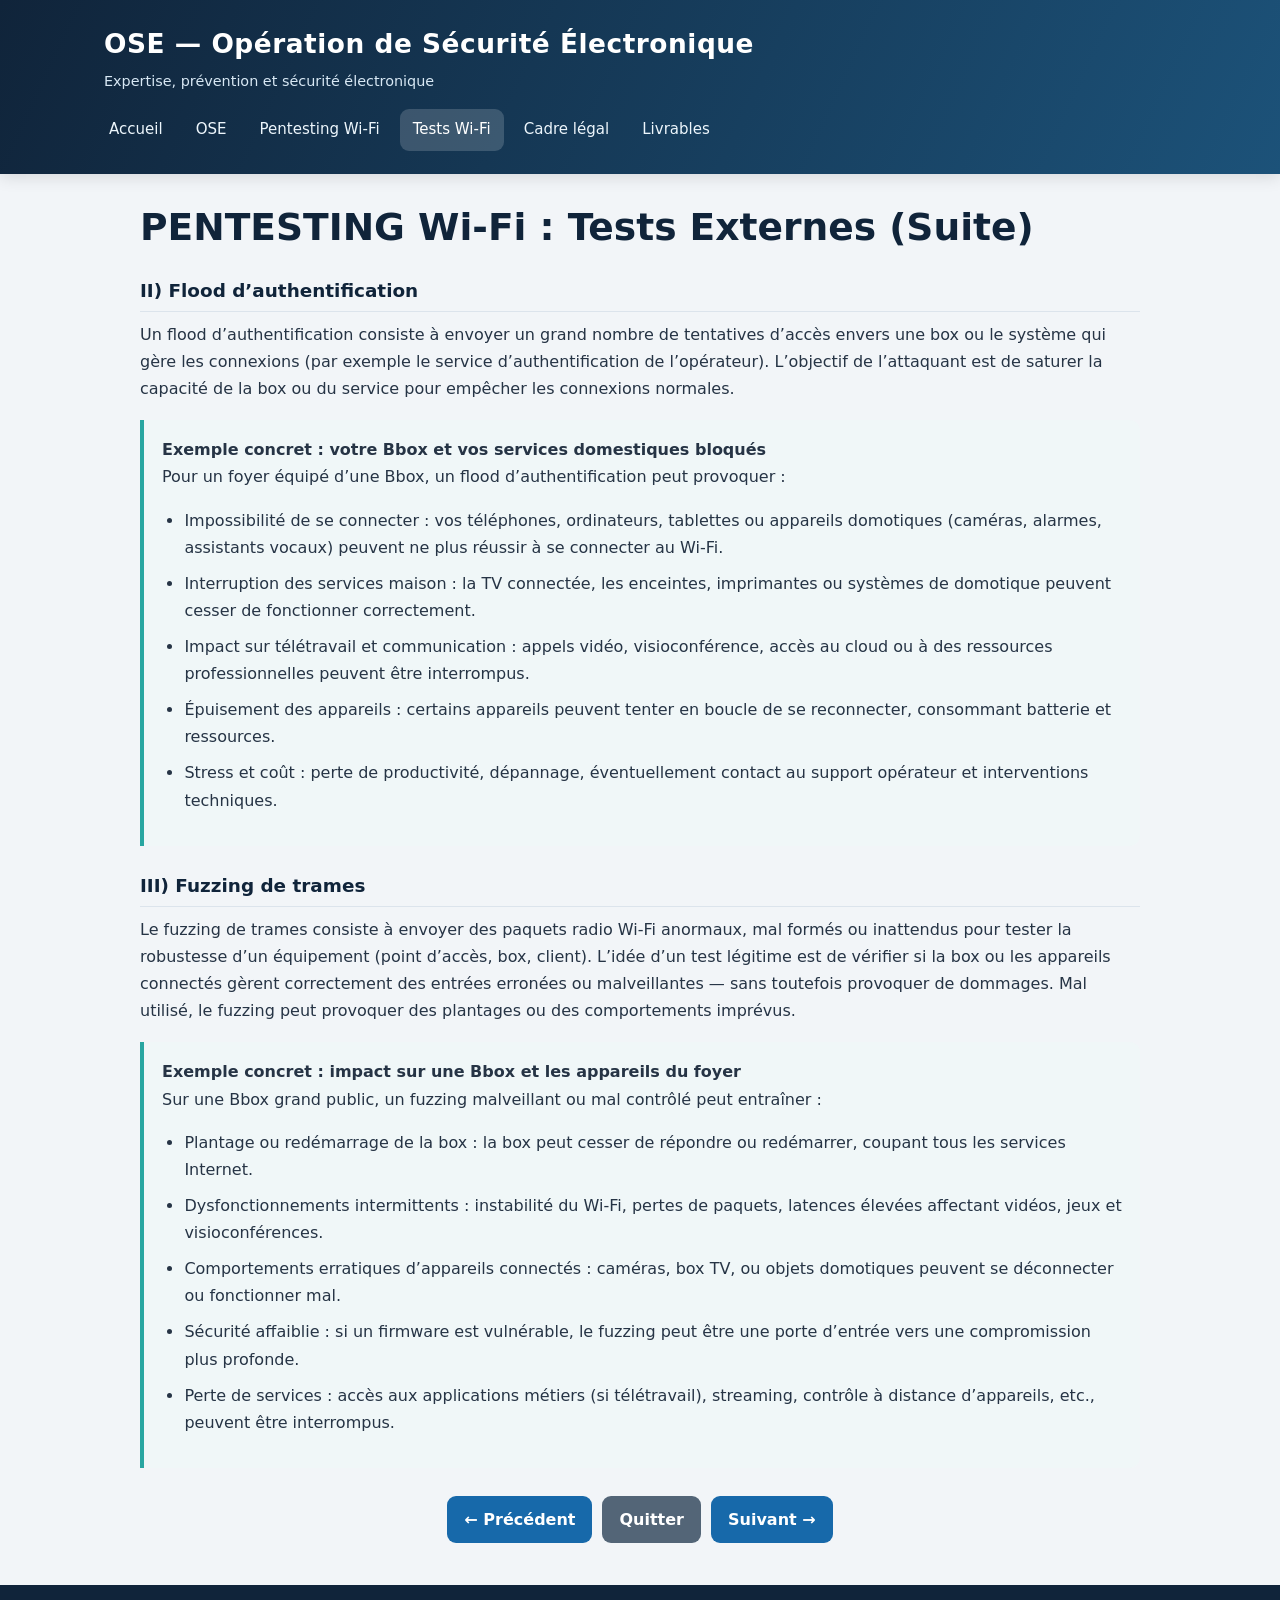
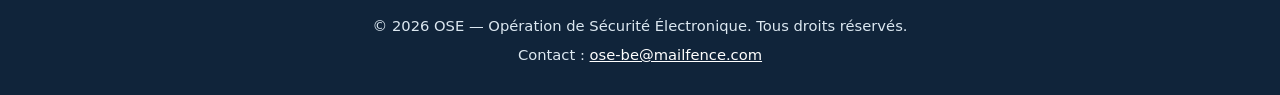
<file: page7.html>
<!DOCTYPE html>
<html lang="fr">
<head>
    <meta charset="UTF-8">
    <meta name="viewport" content="width=device-width, initial-scale=1.0">
    <title>OSE — PENTESTING Wi-Fi : Tests Externes (Suite)</title>
    <link rel="stylesheet" href="style.css">
</head>
<body>
    <header class="site-header">
  <div class="header-inner">
    <div class="site-title">OSE — Opération de Sécurité Électronique</div>
    <div class="site-subtitle">Expertise, prévention et sécurité électronique</div>
  </div>
  <nav class="site-nav" aria-label="Navigation principale"><ul><li><a href="index.html">Accueil</a></li><li><a href="page2.html">OSE</a></li><li><a href="page6.html">Pentesting Wi-Fi</a></li><li><a href="page7.html" aria-current="page">Tests Wi-Fi</a></li><li><a href="page9.html">Cadre légal</a></li><li><a href="page10.html">Livrables</a></li></ul></nav>
</header>

    <main>
        <h1 class="page-title">PENTESTING Wi-Fi : Tests Externes (Suite)</h1>

        <h3 class="section-title">II) Flood d’authentification</h3>
        <p>Un flood d’authentification consiste à envoyer un grand nombre de tentatives d’accès envers une box ou le système qui gère les connexions (par exemple le service d’authentification de l’opérateur). L’objectif de l’attaquant est de saturer la capacité de la box ou du service pour empêcher les connexions normales.</p>

        <div class="example-box">
            <strong>Exemple concret : votre Bbox et vos services domestiques bloqués</strong><br>
            Pour un foyer équipé d’une Bbox, un flood d’authentification peut provoquer :
            <ul>
                <li>Impossibilité de se connecter : vos téléphones, ordinateurs, tablettes ou appareils domotiques (caméras, alarmes, assistants vocaux) peuvent ne plus réussir à se connecter au Wi-Fi.</li>
                <li>Interruption des services maison : la TV connectée, les enceintes, imprimantes ou systèmes de domotique peuvent cesser de fonctionner correctement.</li>
                <li>Impact sur télétravail et communication : appels vidéo, visioconférence, accès au cloud ou à des ressources professionnelles peuvent être interrompus.</li>
                <li>Épuisement des appareils : certains appareils peuvent tenter en boucle de se reconnecter, consommant batterie et ressources.</li>
                <li>Stress et coût : perte de productivité, dépannage, éventuellement contact au support opérateur et interventions techniques.</li>
            </ul>
        </div>

        <h3 class="section-title">III) Fuzzing de trames</h3>
        <p>Le fuzzing de trames consiste à envoyer des paquets radio Wi-Fi anormaux, mal formés ou inattendus pour tester la robustesse d’un équipement (point d’accès, box, client). L’idée d’un test légitime est de vérifier si la box ou les appareils connectés gèrent correctement des entrées erronées ou malveillantes — sans toutefois provoquer de dommages. Mal utilisé, le fuzzing peut provoquer des plantages ou des comportements imprévus.</p>

        <div class="example-box">
            <strong>Exemple concret : impact sur une Bbox et les appareils du foyer</strong><br>
            Sur une Bbox grand public, un fuzzing malveillant ou mal contrôlé peut entraîner :
            <ul>
                <li>Plantage ou redémarrage de la box : la box peut cesser de répondre ou redémarrer, coupant tous les services Internet.</li>
                <li>Dysfonctionnements intermittents : instabilité du Wi-Fi, pertes de paquets, latences élevées affectant vidéos, jeux et visioconférences.</li>
                <li>Comportements erratiques d’appareils connectés : caméras, box TV, ou objets domotiques peuvent se déconnecter ou fonctionner mal.</li>
                <li>Sécurité affaiblie : si un firmware est vulnérable, le fuzzing peut être une porte d’entrée vers une compromission plus profonde.</li>
                <li>Perte de services : accès aux applications métiers (si télétravail), streaming, contrôle à distance d’appareils, etc., peuvent être interrompus.</li>
            </ul>
        </div>

        <!-- Lien de navigation -->
        <div class="navigation-links">
            <!--<a href="page6.html" class="prev-page">&laquo; Précédent</a> -->
            <!--<a href="page8.html" class="next-page">Suivant &raquo;</a> -->
			<!-- Bouton Précédent -->
			 <a href="page6.html" class="nav-button">&larr; Précédent</a>

            <!-- Bouton Quitter (modifié) -->
            <a href="index.html" class="nav-button quit">Quitter</a>

            <!-- Bouton Suivant -->
            <a href="page8.html" class="nav-button">Suivant &rarr;</a>
        </div>

    </main>

    <footer class="site-footer">
  <p>&copy; 2026 OSE — Opération de Sécurité Électronique. Tous droits réservés.</p>
  <p>Contact : <a href="mailto:ose-be@mailfence.com">ose-be@mailfence.com</a></p>
</footer>
</body>
</html>
</file>
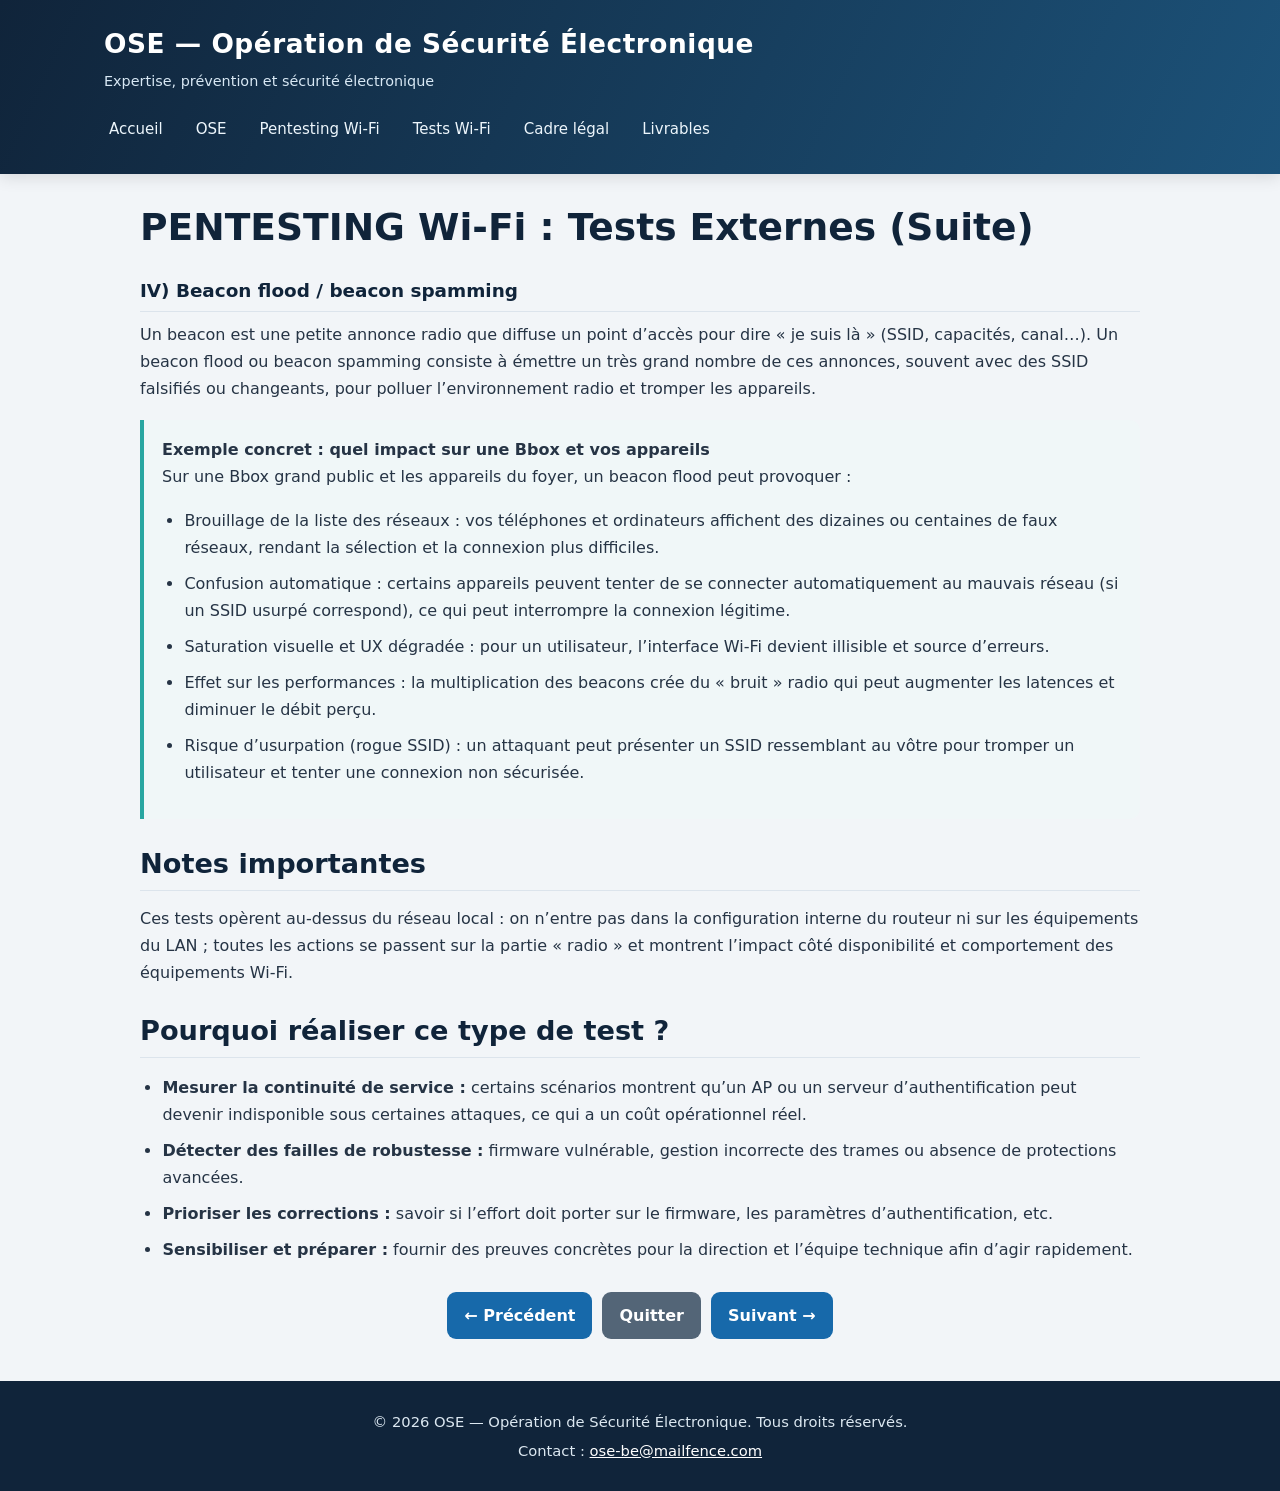
<file: page8.html>
<!DOCTYPE html>
<html lang="fr">
<head>
    <meta charset="UTF-8">
    <meta name="viewport" content="width=device-width, initial-scale=1.0">
    <title>OSE — PENTESTING Wi-Fi : Tests Externes (Suite)</title>
    <link rel="stylesheet" href="style.css">
</head>
<body>
    <header class="site-header">
  <div class="header-inner">
    <div class="site-title">OSE — Opération de Sécurité Électronique</div>
    <div class="site-subtitle">Expertise, prévention et sécurité électronique</div>
  </div>
  <nav class="site-nav" aria-label="Navigation principale"><ul><li><a href="index.html">Accueil</a></li><li><a href="page2.html">OSE</a></li><li><a href="page6.html">Pentesting Wi-Fi</a></li><li><a href="page7.html">Tests Wi-Fi</a></li><li><a href="page9.html">Cadre légal</a></li><li><a href="page10.html">Livrables</a></li></ul></nav>
</header>

    <main>
        <h1 class="page-title">PENTESTING Wi-Fi : Tests Externes (Suite)</h1>

        <h3 class="section-title">IV) Beacon flood / beacon spamming</h3>
        <p>Un beacon est une petite annonce radio que diffuse un point d’accès pour dire « je suis là » (SSID, capacités, canal…). Un beacon flood ou beacon spamming consiste à émettre un très grand nombre de ces annonces, souvent avec des SSID falsifiés ou changeants, pour polluer l’environnement radio et tromper les appareils.</p>

        <div class="example-box">
            <strong>Exemple concret : quel impact sur une Bbox et vos appareils</strong><br>
            Sur une Bbox grand public et les appareils du foyer, un beacon flood peut provoquer :
            <ul>
                <li>Brouillage de la liste des réseaux : vos téléphones et ordinateurs affichent des dizaines ou centaines de faux réseaux, rendant la sélection et la connexion plus difficiles.</li>
                <li>Confusion automatique : certains appareils peuvent tenter de se connecter automatiquement au mauvais réseau (si un SSID usurpé correspond), ce qui peut interrompre la connexion légitime.</li>
                <li>Saturation visuelle et UX dégradée : pour un utilisateur, l’interface Wi-Fi devient illisible et source d’erreurs.</li>
                <li>Effet sur les performances : la multiplication des beacons crée du « bruit » radio qui peut augmenter les latences et diminuer le débit perçu.</li>
                <li>Risque d’usurpation (rogue SSID) : un attaquant peut présenter un SSID ressemblant au vôtre pour tromper un utilisateur et tenter une connexion non sécurisée.</li>
            </ul>
        </div>

        <h2 class="section-title">Notes importantes</h2>
        <p>Ces tests opèrent au-dessus du réseau local : on n’entre pas dans la configuration interne du routeur ni sur les équipements du LAN ; toutes les actions se passent sur la partie « radio » et montrent l’impact côté disponibilité et comportement des équipements Wi-Fi.</p>

        <h2 class="section-title">Pourquoi réaliser ce type de test ?</h2>
        <ul>
            <li><strong>Mesurer la continuité de service :</strong> certains scénarios montrent qu’un AP ou un serveur d’authentification peut devenir indisponible sous certaines attaques, ce qui a un coût opérationnel réel.</li>
            <li><strong>Détecter des failles de robustesse :</strong> firmware vulnérable, gestion incorrecte des trames ou absence de protections avancées.</li>
            <li><strong>Prioriser les corrections :</strong> savoir si l’effort doit porter sur le firmware, les paramètres d’authentification, etc.</li>
            <li><strong>Sensibiliser et préparer :</strong> fournir des preuves concrètes pour la direction et l’équipe technique afin d’agir rapidement.</li>
        </ul>

        <!-- Lien de navigation -->
        <div class="navigation-links">
            <!-- <a href="page7.html" class="prev-page">&laquo; Précédent</a> -->
           <!-- <a href="page9.html" class="next-page">Suivant &raquo;</a> -->
			<!-- Bouton Précédent -->
			 <a href="page7.html" class="nav-button">&larr; Précédent</a>

            <!-- Bouton Quitter (modifié) -->
            <a href="index.html" class="nav-button quit">Quitter</a>

            <!-- Bouton Suivant -->
            <a href="page9.html" class="nav-button">Suivant &rarr;</a>
			
        </div>

    </main>

    <footer class="site-footer">
  <p>&copy; 2026 OSE — Opération de Sécurité Électronique. Tous droits réservés.</p>
  <p>Contact : <a href="mailto:ose-be@mailfence.com">ose-be@mailfence.com</a></p>
</footer>
</body>
</html>
</file>
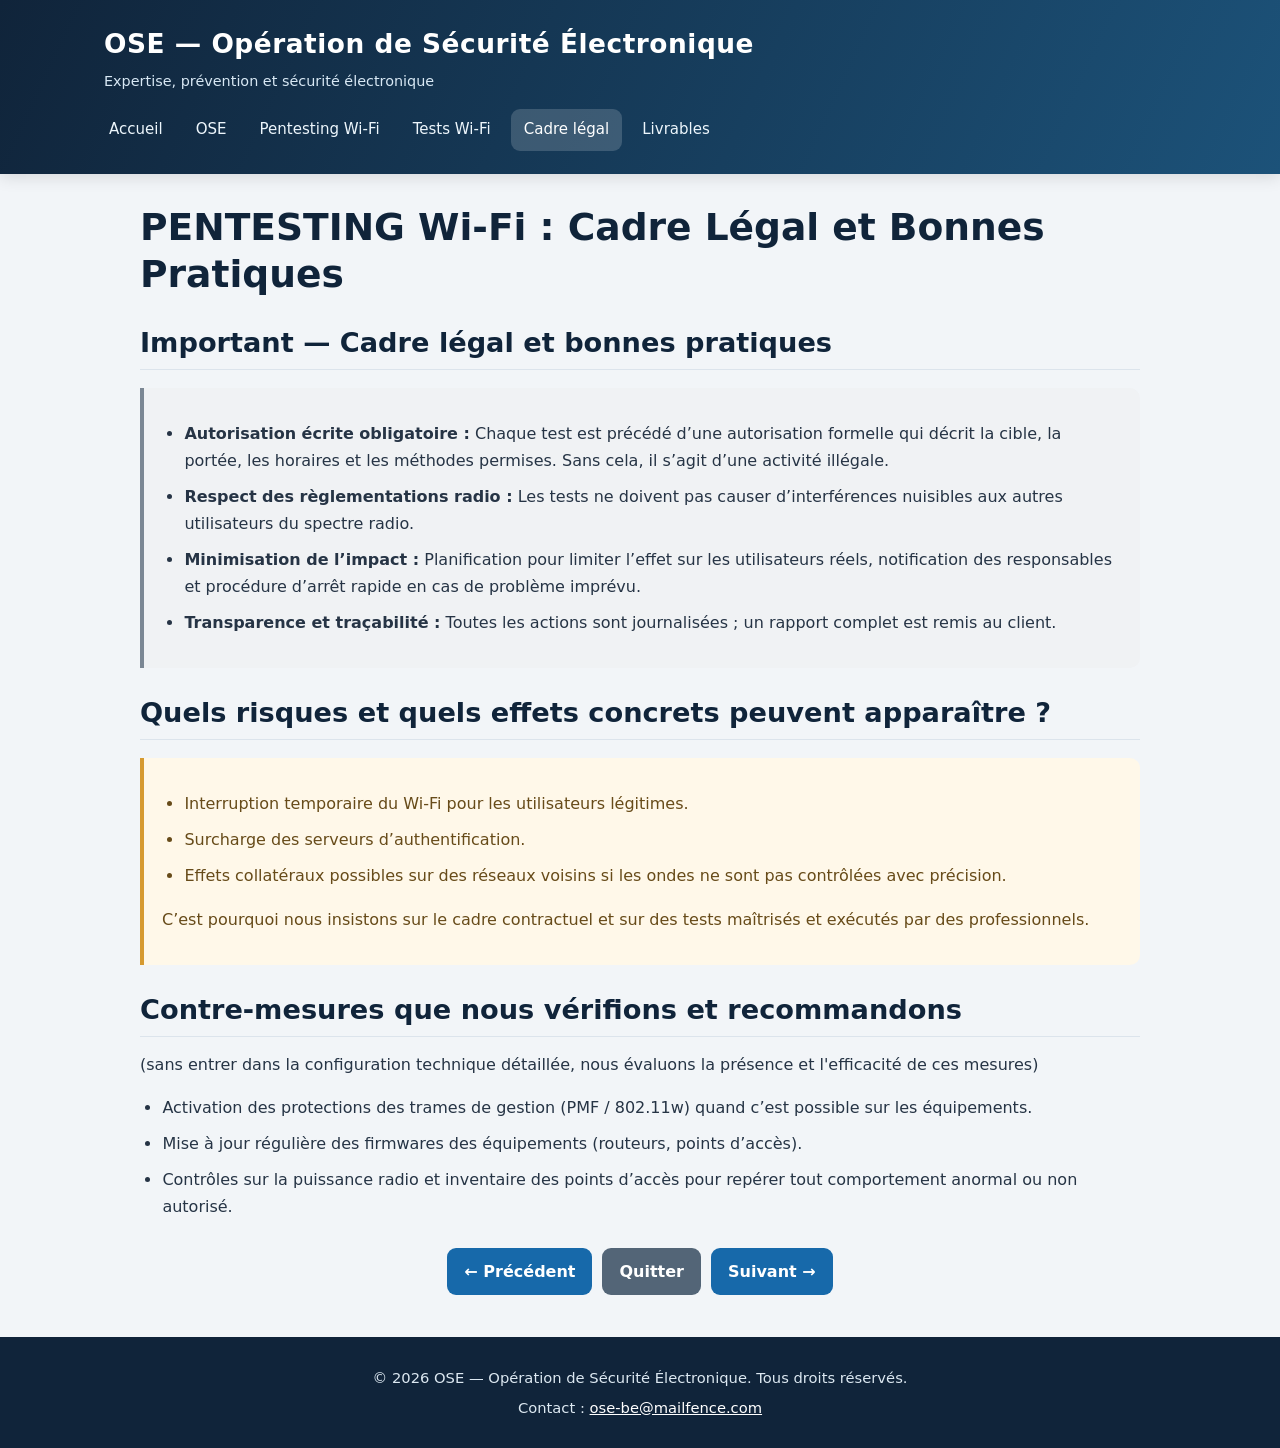
<file: page9.html>
<!DOCTYPE html>
<html lang="fr">
<head>
    <meta charset="UTF-8">
    <meta name="viewport" content="width=device-width, initial-scale=1.0">
    <title>OSE — PENTESTING Wi-Fi : Cadre Légal et Bonnes Pratiques</title>
    <link rel="stylesheet" href="style.css">
</head>
<body>
    <header class="site-header">
  <div class="header-inner">
    <div class="site-title">OSE — Opération de Sécurité Électronique</div>
    <div class="site-subtitle">Expertise, prévention et sécurité électronique</div>
  </div>
  <nav class="site-nav" aria-label="Navigation principale"><ul><li><a href="index.html">Accueil</a></li><li><a href="page2.html">OSE</a></li><li><a href="page6.html">Pentesting Wi-Fi</a></li><li><a href="page7.html">Tests Wi-Fi</a></li><li><a href="page9.html" aria-current="page">Cadre légal</a></li><li><a href="page10.html">Livrables</a></li></ul></nav>
</header>

    <main>
        <h1 class="page-title">PENTESTING Wi-Fi : Cadre Légal et Bonnes Pratiques</h1>

        <h2 class="section-title">Important — Cadre légal et bonnes pratiques</h2>
        <div class="legal-box">
            <ul>
                <li><strong>Autorisation écrite obligatoire :</strong> Chaque test est précédé d’une autorisation formelle qui décrit la cible, la portée, les horaires et les méthodes permises. Sans cela, il s’agit d’une activité illégale.</li>
                <li><strong>Respect des règlementations radio :</strong> Les tests ne doivent pas causer d’interférences nuisibles aux autres utilisateurs du spectre radio.</li>
                <li><strong>Minimisation de l’impact :</strong> Planification pour limiter l’effet sur les utilisateurs réels, notification des responsables et procédure d’arrêt rapide en cas de problème imprévu.</li>
                <li><strong>Transparence et traçabilité :</strong> Toutes les actions sont journalisées ; un rapport complet est remis au client.</li>
            </ul>
        </div>

        <h2 class="section-title">Quels risques et quels effets concrets peuvent apparaître ?</h2>
        <div class="risks-list">
            <ul>
                <li>Interruption temporaire du Wi-Fi pour les utilisateurs légitimes.</li>
                <li>Surcharge des serveurs d’authentification.</li>
                <li>Effets collatéraux possibles sur des réseaux voisins si les ondes ne sont pas contrôlées avec précision.</li>
            </ul>
            <p>C’est pourquoi nous insistons sur le cadre contractuel et sur des tests maîtrisés et exécutés par des professionnels.</p>
        </div>

        <h2 class="section-title">Contre-mesures que nous vérifions et recommandons</h2>
        <p>(sans entrer dans la configuration technique détaillée, nous évaluons la présence et l'efficacité de ces mesures)</p>
        <ul>
            <li>Activation des protections des trames de gestion (PMF / 802.11w) quand c’est possible sur les équipements.</li>
            <li>Mise à jour régulière des firmwares des équipements (routeurs, points d’accès).</li>
            <li>Contrôles sur la puissance radio et inventaire des points d’accès pour repérer tout comportement anormal ou non autorisé.</li>
        </ul>

        <!-- Lien de navigation -->
        <div class="navigation-links">
            <!-- <a href="page8.html" class="prev-page">&laquo; Précédent</a> -->
            <!-- <a href="page10.html" class="next-page">Suivant &raquo;</a> -->
			<!-- Bouton Précédent -->
			 <a href="page8.html" class="nav-button">&larr; Précédent</a>

            <!-- Bouton Quitter (modifié) -->
            <a href="index.html" class="nav-button quit">Quitter</a>

            <!-- Bouton Suivant -->
            <a href="page10.html" class="nav-button">Suivant &rarr;</a>
			
			
        </div>

    </main>

    <footer class="site-footer">
  <p>&copy; 2026 OSE — Opération de Sécurité Électronique. Tous droits réservés.</p>
  <p>Contact : <a href="mailto:ose-be@mailfence.com">ose-be@mailfence.com</a></p>
</footer>
</body>
</html>
</file>
<file: style.css>
/* OSE — feuille de style commune
   Modifier ce fichier pour harmoniser toutes les pages du site. */
:root {
  --navy: #10243a;
  --blue: #1769aa;
  --blue-dark: #0f4f83;
  --accent: #28a6a1;
  --ink: #263445;
  --muted: #617184;
  --surface: #ffffff;
  --page: #f2f5f8;
  --line: #dce4ec;
  --radius: 14px;
  --shadow: 0 8px 26px rgba(16,36,58,.08);
}
* { box-sizing: border-box; }
html { scroll-behavior: smooth; }
body {
  margin: 0; background: var(--page); color: var(--ink);
  font: 16px/1.7 system-ui, -apple-system, "Segoe UI", Roboto, Arial, sans-serif;
}
a { color: var(--blue); }
a:hover { color: var(--blue-dark); }
.site-header {
  background: linear-gradient(115deg, var(--navy), #1c5279);
  color: #fff; box-shadow: 0 3px 16px rgba(0,0,0,.12);
}
.header-inner { max-width: 1120px; margin: auto; padding: 22px 24px 16px; }
.site-title { font-size: clamp(1.15rem, 2.5vw, 1.65rem); font-weight: 750; letter-spacing: .02em; }
.site-subtitle { color: #d8e8f4; font-size: .9rem; margin-top: 2px; }
.site-nav { max-width: 1120px; margin: auto; padding: 0 16px 14px; }
.site-nav ul {
  list-style: none; margin: 0; padding: 0; display: flex; flex-wrap: wrap;
  gap: 7px;
}
.site-nav a {
  display: block; padding: 8px 13px; border-radius: 9px;
  color: #edf6fc; text-decoration: none; font-size: .94rem;
}
.site-nav a:hover, .site-nav a[aria-current="page"] { background: rgba(255,255,255,.17); color: #fff; }
.container, main {
  width: min(100% - 32px, 1000px); margin: 30px auto 42px;
}
.content, main > section, main > .content {
  background: var(--surface); border: 1px solid var(--line); border-radius: var(--radius);
  padding: clamp(18px, 3vw, 30px); margin: 0 0 20px; box-shadow: var(--shadow);
}
h1, h2, h3 { line-height: 1.25; color: var(--navy); }
h1 { font-size: clamp(1.7rem, 4vw, 2.35rem); margin: 0 0 22px; }
h2 { font-size: clamp(1.3rem, 3vw, 1.7rem); margin: 0 0 14px; }
h3 { font-size: 1.15rem; margin: 22px 0 9px; }
p { margin: 0 0 1em; }
ul, ol { padding-left: 1.4rem; }
li { margin-bottom: .55em; }
blockquote, .example-box, .risk-box, .legal-box, .risks-list, .conclusion-box {
  border-left: 4px solid var(--accent); background: #f0f7f8;
  padding: 16px 18px; margin: 18px 0; border-radius: 0 10px 10px 0;
}
.risk-box, .risks-list { border-color: #d69a30; background: #fff8e9; color: #674b19; }
.legal-box { border-color: #7b8794; background: #f0f2f4; }
.conclusion-box { border-color: #2d9870; background: #eef8f3; }
.page1-intro { text-align: center; }
.page1-intro h1 { color: #fff; }
.page1-intro { background: linear-gradient(125deg, var(--navy), #1c5279); color: white; }
.page1-intro p { margin-bottom: .45em; }
.page1-domains { border-top: 4px solid var(--accent); }
.page-title { color: var(--navy); }
.section-title { border-bottom: 1px solid var(--line); padding-bottom: 9px; margin-top: 28px; }
.image-placeholder, .media-frame {
  width: 100%; max-width: 760px; margin: 22px auto; text-align: center;
}
.image-placeholder img, .media-frame img, .media-frame video {
  display: block; width: 100%; height: auto; max-height: 620px; object-fit: contain;
  border-radius: 12px; background: #edf1f5;
}
.media-frame audio { display: block; width: 100%; }
.media-caption, .source-info { color: var(--muted); font-size: .9rem; text-align: center; }
.navigation, .navigation-links {
  display: flex; flex-wrap: wrap; justify-content: center; gap: 10px;
  margin: 28px 0 12px;
}
.nav-button {
  display: inline-block; text-decoration: none; border-radius: 9px;
  padding: 10px 17px; color: white; background: var(--blue); font-weight: 650;
}
.nav-button:hover { background: var(--blue-dark); color: white; }
.nav-button.quit { background: #536577; }
.contact-info { text-align: center; margin-top: 35px; padding-top: 20px; border-top: 1px solid var(--line); }
.site-footer { background: var(--navy); color: #dce8f1; padding: 24px 16px; text-align: center; font-size: .92rem; }
.site-footer p { margin: 4px 0; }
.site-footer a { color: #fff; }
img { max-width: 100%; }
@media (max-width: 640px) {
  .header-inner { padding: 18px 18px 12px; }
  .site-nav { padding: 0 12px 12px; }
  .site-nav ul { gap: 4px; }
  .site-nav a { padding: 7px 9px; font-size: .88rem; }
  .container, main { width: min(100% - 20px, 1000px); margin: 16px auto 28px; }
  .content, main > section, main > .content { padding: 17px; }
}
</file>
